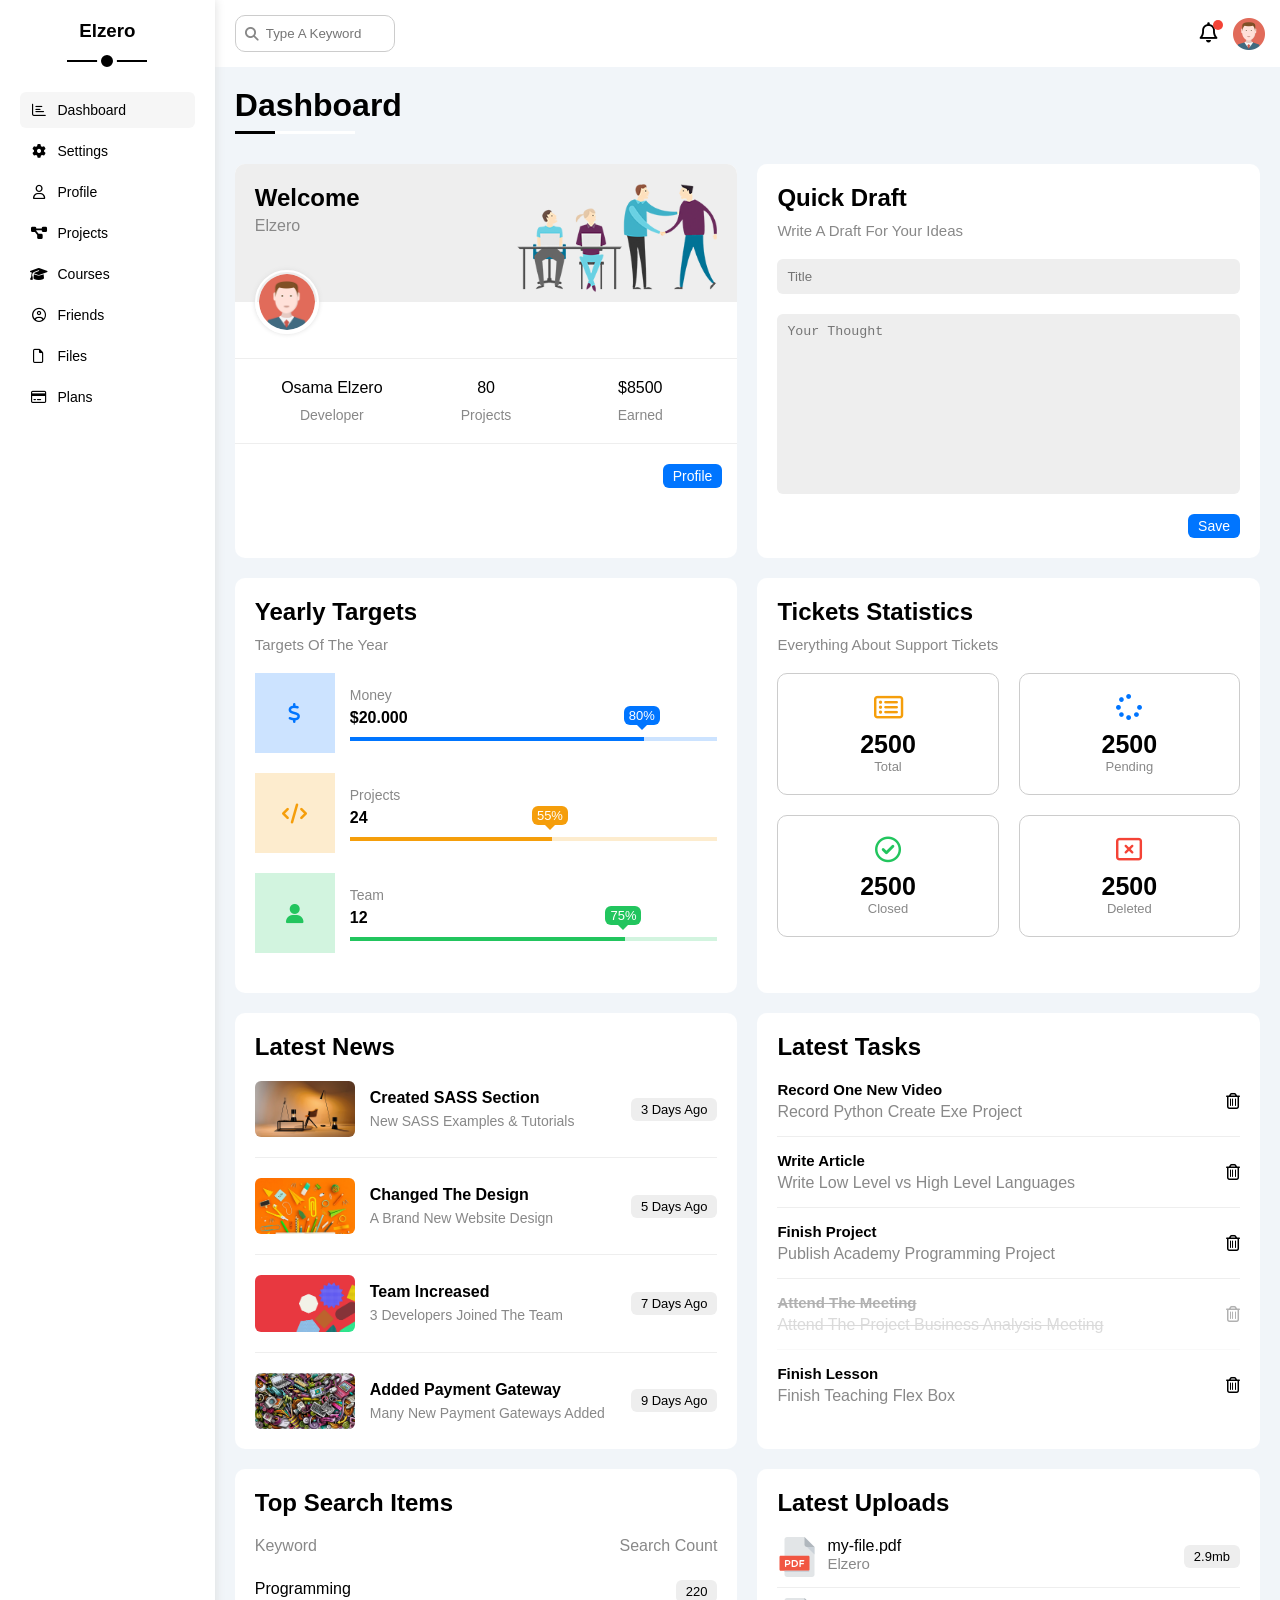
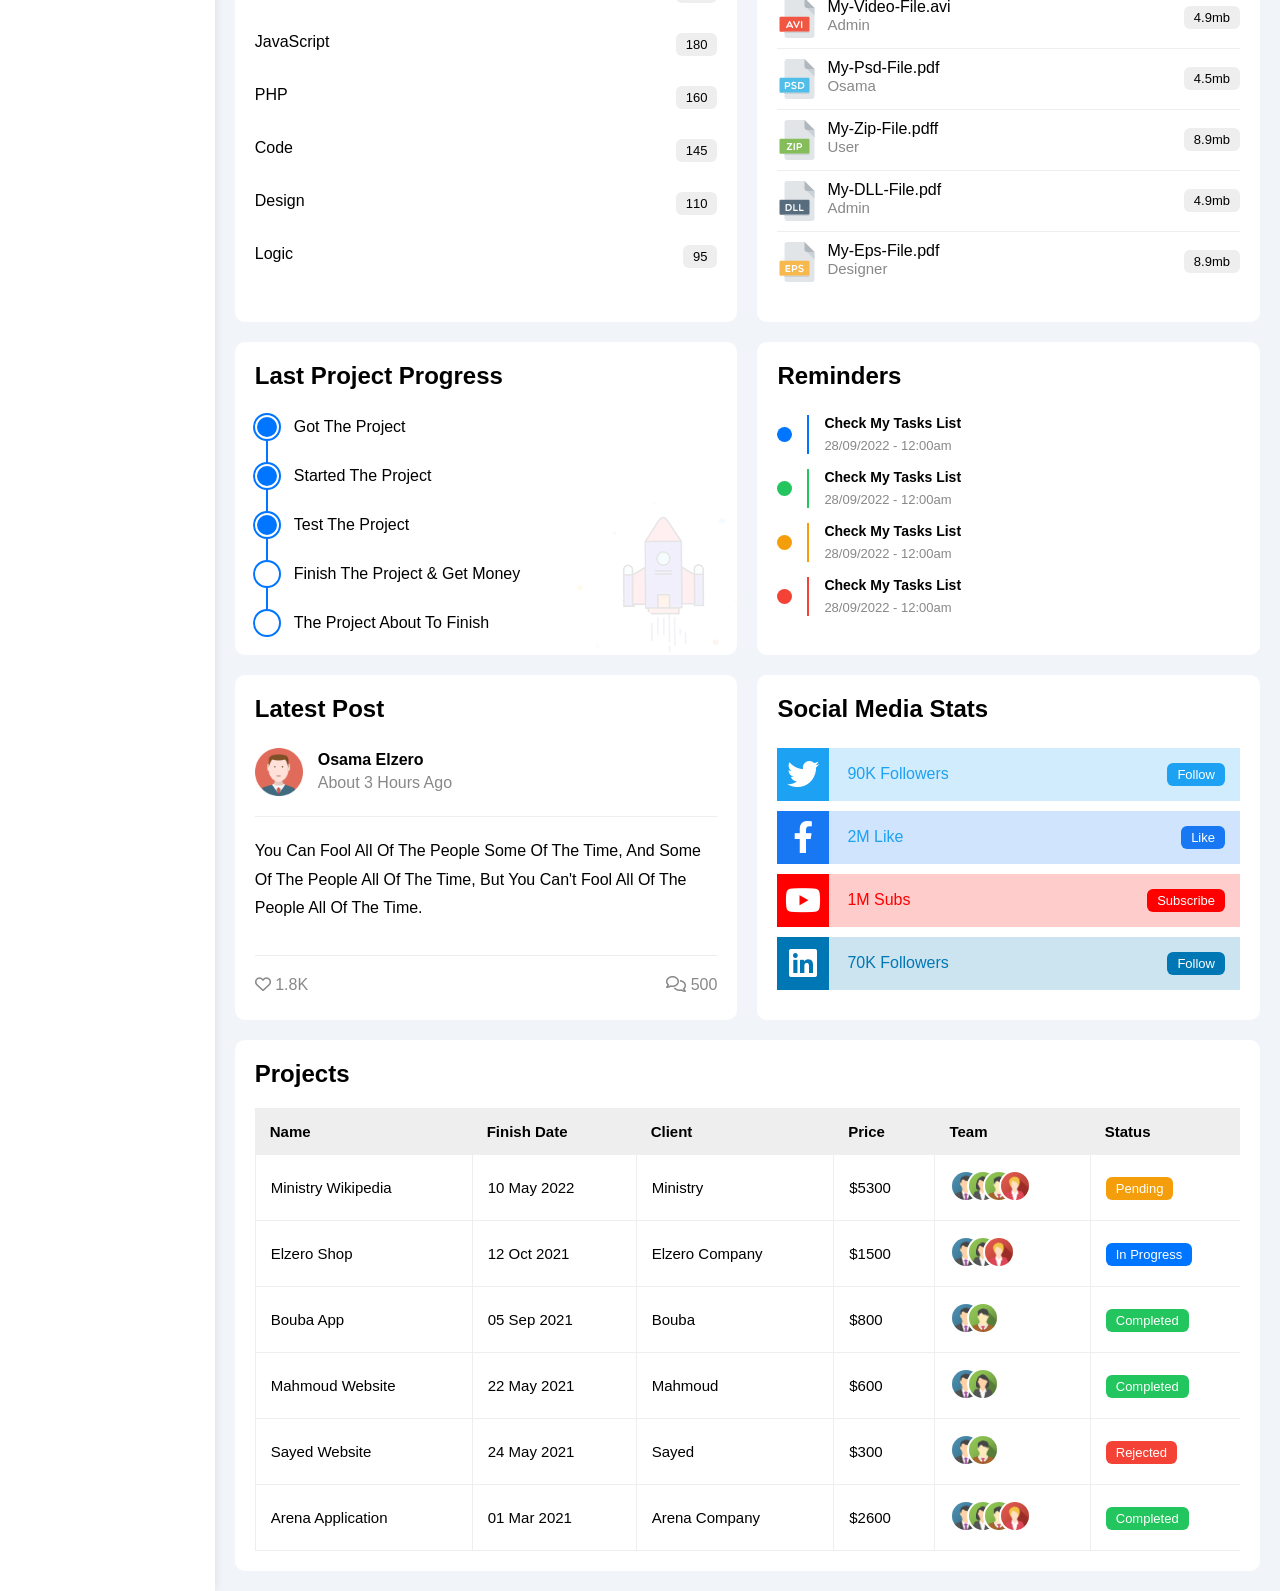
<file: index.html>
<!DOCTYPE html>
<html lang="en">
<head>
    <meta charset="UTF-8">
    <meta name="viewport" content="width=device-width, initial-scale=1.0">
    <link rel="stylesheet" href="css/all.min.css">
    <link rel="stylesheet" href="css/framework.css">
    <link rel="stylesheet" href="css/master.css">
    <link rel="preconnect" href="https://fonts.googleapis.com">
    <link rel="preconnect" href="https://fonts.gstatic.com" crossorigin>
    <link rel="stylesheet" href="https://fonts.googleapis.com/css2?family=Open+Sans:wght@300;500&display=swap">
    <title>Dashboard</title>
</head>
<body>
   <div class="page d-flex">
    <div class="sidebar bg-white p-20 p-relative">
        <h3 class="p-relative txt-c mt-0">Elzero</h3>
        <ul>
          <li>
            <a class="active d-flex align-center fs-14 c-black rad-6 p-10" href="index.html">
              <i class="fa-regular fa-chart-bar fa-fw"></i>
              <span>Dashboard</span>
            </a>
          </li>
          <li>
            <a class="d-flex align-center fs-14 c-black rad-6 p-10" href="settings.html">
              <i class="fa-solid fa-gear fa-fw"></i>
              <span>Settings</span>
            </a>
          </li>
          <li>
            <a class="d-flex align-center fs-14 c-black rad-6 p-10" href="profile.html">
              <i class="fa-regular fa-user fa-fw"></i>
              <span>Profile</span>
            </a>
          </li>
          <li>
            <a class="d-flex align-center fs-14 c-black rad-6 p-10" href="projects.html">
              <i class="fa-solid fa-diagram-project fa-fw"></i>
              <span>Projects</span>
            </a>
          </li>
          <li>
            <a class="d-flex align-center fs-14 c-black rad-6 p-10" href="courses.html">
              <i class="fa-solid fa-graduation-cap fa-fw"></i>
              <span>Courses</span>
            </a>
          </li>
          <li>
            <a class="d-flex align-center fs-14 c-black rad-6 p-10" href="friends.html">
              <i class="fa-regular fa-circle-user fa-fw"></i>
              <span>Friends</span>
            </a>
          </li>
          <li>
            <a class="d-flex align-center fs-14 c-black rad-6 p-10" href="files.html">
              <i class="fa-regular fa-file fa-fw"></i>
              <span>Files</span>
            </a>
          </li>
          <li>
            <a class="d-flex align-center fs-14 c-black rad-6 p-10" href="plans.html">
              <i class="fa-regular fa-credit-card fa-fw"></i>
              <span>Plans</span>
            </a>
          </li>
        </ul>
    </div>
    <div class="content w-full ">
        <!--  Start Head  -->
          <div class="head bg-white p-15 between-flex">
            <div class="search p-relative">
                <input class="p-10" type="search" placeholder="Type A Keyword">
            </div>
            <div class="icons d-flex align-center">
                <span class="notification p-relative">
                    <i class="fa-regular fa-bell fa-lg"></i>
                </span>
                <img src="imgs/avatar.png" alt="">
            </div>
          </div>
          <!--  End Head  -->
            <h1 class="p-relative">Dashboard</h1>
            <div class="wrapper d-grid gap-20">
                <!--  Start Welcome Widget  -->
                <div class="welcome bg-white rad-10 txt-c-mobile block-mobile">
                    <div class="intro d-flex space-between p-20 bg-eee">
                        <div>
                            <h2 class="m-0">Welcome</h2>
                            <p class="c-grey mt-5">Elzero</p>
                        </div>
                        <img class="hide-in-mobile" src="imgs/welcome.png" alt="">
                    </div>
                    <img src="imgs/avatar.png" alt="" class="avatar">
                    <div class="body d-flex txt-c p-20 mt-20 mb-20 block-mobile">
                        <div>Osama Elzero<span class="d-block c-grey fs-14 mt-10">Developer</span></div>
                        <div>80<span class="d-block c-grey fs-14 mt-10">Projects</span></div>
                        <div>$8500<span class="d-block c-grey fs-14 mt-10">Earned</span></div>
                    </div>
                    <a href="porfile.html" class="visit d-block bg-blue c-white w-fit fs-14 btn-shape ">Profile</a>
                </div>
                <!--  End Welcome Widget  -->
                  <!--  Start Quick Draft Widget  -->
                    <div class="quick-draft bg-white p-20 rad-10">
                        <h2 class="mt-0 mb-10">Quick Draft</h2>
                        <p class="mt-0 mb-20 c-grey fs-15">Write A Draft For Your Ideas</p>
                        <form>
                            <input class="d-block mb-20 w-full b-none bg-eee p-10 rad-6" type="text" placeholder="Title">
                            <textarea class="d-block mb-20 w-full b-none bg-eee p-10 rad-6" placeholder="Your Thought"></textarea>
                            <input class="save d-block b-none bg-blue c-white fs-14 w-fit btn-shape " type="submit" value="Save">
                        </form>
                    </div>
                     <!--  End Quick Draft Widget  -->
                        <!--  Start Targets Widget  -->
                          <div class="targets bg-white p-20 rad-10">
                            <h2 class="mt-0 mb-10">Yearly Targets</h2>
                            <p class="mt-0 mb-20 c-grey fs-15">Targets Of The Year</p>
                            <div class="targets-row mb-20 center-flex blue ">
                                <div class="icon center-flex"> 
                                    <i class="fa-solid fa-dollar-sign fa-lg c-blue"></i>
                                </div>
                                <div class="details">
                                    <span class="fs-14 c-grey">Money</span>
                                    <span class=" d-block fw-bold mt-5 mb-10">$20.000</span>
                                    <div class="progress p-relative">
                                        <span class="bg-blue blue" style="width: 80%;">
                                            <span class="bg-blue c-white rad-6">80%</span>
                                        </span>
                                    </div>
                                </div>

                            </div>
                             <div class="targets-row mb-20 center-flex orange ">
                                <div class="icon center-flex"> 
                                    <i class="fa-solid fa-code fa-lg c-orange"></i>
                                </div>
                                <div class="details">
                                    <span class="fs-14 c-grey">Projects</span>
                                    <span class="d-block fw-bold mt-5 mb-10">24</span>
                                    <div class="progress p-relative">
                                        <span class="bg-orange orange" style="width: 55%;">
                                            <span class="bg-orange c-white rad-6">55%</span>
                                        </span>
                                    </div>
                                </div>

                            </div>
                             <div class="targets-row mb-20 center-flex green ">
                                <div class="icon center-flex"> 
                                    <i class="fa-solid fa-user fa-lg c-green"></i>
                                </div>
                                <div class="details">
                                    <span class="fs-14 c-grey">Team</span>
                                    <span class=" d-block fw-bold mt-5 mb-10">12</span>
                                    <div class="progress p-relative">
                                        <span class="bg-green green" style="width: 75%;">
                                            <span class="bg-green c-white rad-6">75%</span>
                                        </span>
                                    </div>
                                </div>

                            </div>
                          </div>
                          <!--  End Targets Widget  -->
                            <!--  Start Ticket Widget  -->
                              <div class="tickets bg-white p-20 rad-10">
                                <h2 class="mt-0 mb-10">Tickets Statistics</h2>
                                <p class=" mt-0 mb-20 c-grey fs-15">Everything About Support Tickets</p>
                                <div class="d-flex gap-20 f-wrap txt-c">
                                    <div class="box c-grey fs-13 p-20 rad-10">
                                        <i class="fa-regular fa-rectangle-list fa-2x mb-10 c-orange"></i>
                                        <span class=" d-block c-black fw-bold fs-25">2500</span>
                                        Total
                                    </div>
                                     <div class="box c-grey fs-13 p-20 rad-10">
                                        <i class="fa-solid fa-spinner fa-2x mb-10 c-blue"></i>
                                        <span class=" d-block c-black fw-bold fs-25">2500</span>
                                        Pending
                                    </div>
                                     <div class="box c-grey fs-13 p-20 rad-10">
                                        <i class="fa-regular fa-circle-check fa-2x mb-10 c-green"></i>
                                        <span class=" d-block c-black fw-bold fs-25">2500</span>
                                        Closed
                                    </div>
                                     <div class="box c-grey fs-13 p-20 rad-10">
                                        <i class="fa-regular fa-rectangle-xmark fa-2x mb-10 c-red"></i>
                                        <span class=" d-block c-black fw-bold fs-25">2500</span>
                                        Deleted
                                    </div>

                                </div>
                              </div>
                              <!--  End Ticket Widget  -->
                                 <!--  Start Latest News Widget  -->
                                   <div class="latest-news bg-white p-20 rad-10 txt-c-mobile">
                                    <h2 class="mt-0 mb-20">Latest News</h2>
                                    <div class="news-row d-flex align-center">
                                        <img src="imgs/news-01.png" alt="">
                                        <div class="info">
                                            <h3>Created SASS Section</h3>
                                            <p class="m-0 c-grey fs-14">New SASS Examples & Tutorials</p>
                                        </div>
                                        <div class="label btn-shape bg-eee fs-13">3 Days Ago</div>
                                    </div>
                                     <div class="news-row d-flex align-center">
                                        <img src="imgs/news-02.png" alt="">
                                        <div class="info">
                                            <h3>Changed The Design</h3>
                                            <p class="m-0 c-grey fs-14">A Brand New Website Design</p>
                                        </div>
                                        <div class="label btn-shape bg-eee fs-13">5 Days Ago</div>
                                    </div>
                                     <div class="news-row d-flex align-center">
                                        <img src="imgs/news-03.png" alt="">
                                        <div class="info">
                                            <h3>Team Increased</h3>
                                            <p class="m-0 c-grey fs-14">3 Developers Joined The Team</p>
                                        </div>
                                        <div class="label btn-shape bg-eee fs-13">7 Days Ago</div>
                                    </div>
                                     <div class="news-row d-flex align-center">
                                        <img src="imgs/news-04.png" alt="">
                                        <div class="info">
                                            <h3>Added Payment Gateway</h3>
                                            <p class="m-0 c-grey fs-14">Many New Payment Gateways Added</p>
                                        </div>
                                        <div class="label btn-shape bg-eee fs-13">9 Days Ago</div>
                                    </div>

                                   </div>
                                    <!--  End Latest News Widget  -->
                                      <!--  Start Latest Tasks Widget  -->
                                        <div class="tasks bg-white p-20 rad-10">
                                            <h2 class="mt-0 mb-20">Latest Tasks</h2>
                                            <div class="task-row between-flex">
                                                <div class="info">
                                                    <h3 class="mt-0 mb-5 fs-15">Record One New Video</h3>
                                                    <p class="m-0 c-grey">Record Python Create Exe Project</p>

                                                </div>
                                                <i class="fa-regular fa-trash-can delete"></i>
                                            </div>
                                               <div class="task-row between-flex">
                                                <div class="info">
                                                    <h3 class="mt-0 mb-5 fs-15">Write Article</h3>
                                                    <p class="m-0 c-grey">Write Low Level vs High Level Languages</p>

                                                </div>
                                                <i class="fa-regular fa-trash-can delete"></i>
                                            </div>
                                               <div class="task-row between-flex">
                                                <div class="info">
                                                    <h3 class="mt-0 mb-5 fs-15">Finish Project</h3>
                                                    <p class="m-0 c-grey">Publish Academy Programming Project</p>

                                                </div>
                                                <i class="fa-regular fa-trash-can delete"></i>
                                            </div>
                                               <div class="task-row between-flex done">
                                                <div class="info">
                                                    <h3 class="mt-0 mb-5 fs-15">Attend The Meeting</h3>
                                                    <p class="m-0 c-grey">Attend The Project Business Analysis Meeting</p>

                                                </div>
                                                <i class="fa-regular fa-trash-can delete"></i>
                                            </div>
                                               <div class="task-row between-flex">
                                                <div class="info">
                                                    <h3 class="mt-0 mb-5 fs-15">Finish Lesson</h3>
                                                    <p class="m-0 c-grey">Finish Teaching Flex Box</p>

                                                </div>
                                                <i class="fa-regular fa-trash-can delete"></i>
                                            </div>
                                        </div>
                                        <!--  End Latest Tasks Widget  -->
                                          <!--  Start Top Search Word Widget  -->
                                            <div class="search-items bg-white p-20 rad-10">
                                                <h2 class="mt-0 mb-20">Top Search Items</h2>
                                                <div class="items-head d-flex space-between c-grey mb-10">
                                                    <div>Keyword</div>
                                                    <div>Search Count</div>
                                                </div>
                                                <div class="items d-flex space-between pt-15 pb-15">
                                                    <span>Programming</span>
                                                    <span class="bg-eee fs-13 btn-shape">220</span>
                                                </div>
                                                 <div class="items d-flex space-between pt-15 pb-15">
                                                    <span>JavaScript</span>
                                                    <span class="bg-eee fs-13 btn-shape">180</span>
                                                </div>
                                                 <div class="items d-flex space-between pt-15 pb-15">
                                                    <span>PHP</span>
                                                    <span class="bg-eee fs-13 btn-shape">160</span>
                                                </div>
                                                 <div class="items d-flex space-between pt-15 pb-15">
                                                    <span>Code</span>
                                                    <span class="bg-eee fs-13 btn-shape">145</span>
                                                </div>
                                                 <div class="items d-flex space-between pt-15 pb-15">
                                                    <span>Design</span>
                                                    <span class="bg-eee fs-13 btn-shape">110</span>
                                                </div>
                                                 <div class="items d-flex space-between pt-15 pb-15">
                                                    <span>Logic</span>
                                                    <span class="bg-eee fs-13 btn-shape">95</span>
                                                </div>
                                            </div>
                                            <!--  End Top Search Word Widget  -->
                                               <!--  Start Latest Uploads Widget  -->
                                                 <div class="latest-uploads bg-white p-20 rad-10">
                                                    <h2 class="mt-0 mb-20">Latest Uploads</h2>
                                                    <ul class="m-0">
                                                        <li class="between-flex pb-10 mb-10">
                                                            <div class="d-flex">
                                                                <img class="mr-10" src="imgs/pdf.svg" alt="">
                                                                <div>
                                                                    <span class="d-block">my-file.pdf</span>
                                                                    <span class="fs-15 c-grey">Elzero</span>
                                                                </div>
                                                            </div>
                                                            <div class="bg-eee btn-shape fs-13">2.9mb</div>
                                                        </li>
                                                         <li class="between-flex pb-10 mb-10">
                                                            <div class="d-flex">
                                                                <img class="mr-10" src="imgs/avi.svg" alt="">
                                                                <div>
                                                                    <span class="d-block">My-Video-File.avi</span>
                                                                    <span class="fs-15 c-grey">Admin</span>
                                                                </div>
                                                            </div>
                                                            <div class="bg-eee btn-shape fs-13">4.9mb</div>
                                                        </li>
                                                         <li class="between-flex pb-10 mb-10">
                                                            <div class="d-flex">
                                                                <img class="mr-10" src="imgs/psd.svg" alt="">
                                                                <div>
                                                                    <span class="d-block">My-Psd-File.pdf</span>
                                                                    <span class="fs-15 c-grey">Osama</span>
                                                                </div>
                                                            </div>
                                                            <div class="bg-eee btn-shape fs-13">4.5mb</div>
                                                        </li>
                                                         <li class="between-flex pb-10 mb-10">
                                                            <div class="d-flex">
                                                                <img class="mr-10" src="imgs/zip.svg" alt="">
                                                                <div>
                                                                    <span class="d-block">My-Zip-File.pdff</span>
                                                                    <span class="fs-15 c-grey">User</span>
                                                                </div>
                                                            </div>
                                                            <div class="bg-eee btn-shape fs-13">8.9mb</div>
                                                        </li>
                                                         <li class="between-flex pb-10 mb-10">
                                                            <div class="d-flex">
                                                                <img class="mr-10" src="imgs/dll.svg" alt="">
                                                                <div>
                                                                    <span class="d-block">My-DLL-File.pdf</span>
                                                                    <span class="fs-15 c-grey">Admin</span>
                                                                </div>
                                                            </div>
                                                            <div class="bg-eee btn-shape fs-13">4.9mb</div>
                                                        </li>
                                                         <li class="between-flex pb-10 mb-10">
                                                            <div class="d-flex">
                                                                <img class="mr-10" src="imgs/eps.svg" alt="">
                                                                <div>
                                                                    <span class="d-block">My-Eps-File.pdf</span>
                                                                    <span class="fs-15 c-grey">Designer</span>
                                                                </div>
                                                            </div>
                                                            <div class="bg-eee btn-shape fs-13">8.9mb</div>
                                                        </li>
                                                    </ul>

                                                 </div>
                                                 <!--  End Latest Uploads Widget  -->
                                                   <!--  Start Last Project Progress Widget  -->
                                                     <div class="last-project bg-white p-20 rad-10 p-relative">
                                                        <h2 class="mt-0 mb-20">Last Project Progress</h2>
                                                        <ul class="m-0 p-relative">
                                                            <li class="mt-25 d-flex align-center done">Got The Project</li>
                                                            <li class="mt-25 d-flex align-center done">Started The Project</li>
                                                            <li class="mt-25 d-flex align-center done">Test The Project</li>
                                                            <li class="mt-25 d-flex align-center current ">Finish The Project & Get Money</li>
                                                            <li class="mt-25 d-flex align-center">The Project About To Finish</li>
                                                        </ul>
                                                        <img class="launch-icon hide-in-mobile" src="imgs/project.png" alt="">
                                                     </div>
                                                     <!--  End Last Project Progress Widget  -->
                                                       <!--  Start Reminder Widget  -->
                                                         <div class="reminders bg-white p-20 rad-10 p-relative">
                                                            <h2 class="mt-0 mb-25">Reminders</h2>
                                                            <ul class="m-0">
                                                                <li class="d-flex align-center mt-15">
                                                                    <span class="key bg-blue mr-15 rad-half d-block"></span>
                                                                    <div class="pl-15 blue">
                                                                        <p class="fw-bold fs-14 mt-0 mb-5">Check My Tasks List</p>
                                                                        <span class="fs-13 c-grey">28/09/2022 - 12:00am</span>
                                                                    </div>
                                                                </li>
                                                                 <li class="d-flex align-center mt-15">
                                                                    <span class="key bg-green mr-15 rad-half d-block"></span>
                                                                    <div class="pl-15 green">
                                                                        <p class="fw-bold fs-14 mt-0 mb-5">Check My Tasks List</p>
                                                                        <span class="fs-13 c-grey">28/09/2022 - 12:00am</span>
                                                                    </div>
                                                                </li>
                                                                 <li class="d-flex align-center mt-15">
                                                                    <span class="key bg-orange mr-15 rad-half d-block"></span>
                                                                    <div class="pl-15 orange">
                                                                        <p class="fw-bold fs-14 mt-0 mb-5">Check My Tasks List</p>
                                                                        <span class="fs-13 c-grey">28/09/2022 - 12:00am</span>
                                                                    </div>
                                                                </li>
                                                                 <li class="d-flex align-center mt-15">
                                                                    <span class="key bg-red mr-15 rad-half d-block"></span>
                                                                    <div class="pl-15 red">
                                                                        <p class="fw-bold fs-14 mt-0 mb-5">Check My Tasks List</p>
                                                                        <span class="fs-13 c-grey">28/09/2022 - 12:00am</span>
                                                                    </div>
                                                                </li>
                                                            </ul>

                                                         </div>
                                                         <!--  End Reminder Widget  -->
                                                           <!--  Start Latest Post Widget  -->
                                                             <div class="latest-post bg-white p-20 rad-10 p-relative">
                                                                <h2 class="mt-0 mb-25">Latest Post</h2>
                                                                <div class="top d-flex align-center">
                                                                    <img class="avatar mr-15" src="imgs/avatar.png" alt="">
                                                                    <div>
                                                                        <span class="d-block mb-5 fw-bold">Osama Elzero</span>
                                                                        <span class="c-grey">About 3 Hours Ago</span>
                                                                    </div>
                                                                </div>
                                                                <div class="post-content txt-c-mobile pt-20 pb-20 mt-20 mb-20">
                                                                    You can fool all of the people some of the time,
                                                                     and some of the people all of the time, 
                                                                     but you can't fool all of the people all of the time.
                                                                </div>
                                                                <div class="post-stats between-flex c-grey">
                                                                    <div>
                                                                        <i class="fa-regular fa-heart"></i>
                                                                        <span>1.8K</span>
                                                                    </div>
                                                                    <div>
                                                                        <i class="fa-regular fa-comments"></i>
                                                                        <span>500</span>
                                                                    </div>

                                                                </div>
                                                             </div>
                                                             <!--  End Latest Post Widget  -->
                                                               <!--  Start Social Media Stats Widget  -->
                                                                 <div class="social-media bg-white p-20 rad-10 p-relative">
                                                                    <h2 class="mt-0 mb-25">Social Media Stats</h2>
                                                                    <div class="box twitter p-15 mb-10 p-relative between-flex">
                                                                        <i class="fa-brands fa-twitter fa-2x c-white h-full center-flex"></i>
                                                                        <span>90K Followers</span>
                                                                        <a class="c-white fs-13 btn-shape" href="#">Follow</a>
                                                                    </div>
                                                                    <div class="box facebook p-15 mb-10 p-relative between-flex">
                                                                        <i class="fa-brands fa-facebook-f fa-2x c-white h-full center-flex"></i>
                                                                        <span>2M Like</span>
                                                                        <a class="c-white fs-13 btn-shape" href="#">Like</a>
                                                                    </div>
                                                                    <div class="box youtube p-15 mb-10 p-relative between-flex">
                                                                        <i class="fa-brands fa-youtube fa-2x c-white h-full center-flex"></i>
                                                                        <span>1M Subs</span>
                                                                        <a class="c-white fs-13 btn-shape" href="#">Subscribe</a>
                                                                    </div>
                                                                    <div class="box LinkedIn p-15 mb-10 p-relative between-flex">
                                                                        <i class="fa-brands fa-linkedin fa-2x c-white h-full center-flex"></i>
                                                                        <span>70K Followers</span>
                                                                        <a class="c-white fs-13 btn-shape" href="#">Follow</a>
                                                                    </div>
                                                                 </div>
                                                                 <!--  End Social Media Stats Widget  -->
            </div>
            <!--  Start Projects Table  -->
              <div class="projects bg-white p-20 rad-10 m-20">
                <h2 class="mt-0 mb-20">Projects</h2>
                <div class="responsive-table">
                    <table class="w-full fs-15">
                        <thead>
                            <tr>
                                <td>Name</td>
                                <td>Finish Date</td>
                                <td>Client</td>
                                <td>Price</td>
                                <td>Team</td>
                                <td>Status</td>
                            </tr>
                        </thead>
                        <tbody>
                            <tr>
                                <td>Ministry Wikipedia</td>
                                <td>10 May 2022</td>
                                <td>Ministry</td>
                                <td>$5300</td>
                                <td>
                                    <img src="imgs/team-01.png" alt="">
                                    <img src="imgs/team-02.png" alt="">
                                    <img src="imgs/team-03.png" alt="">
                                    <img src="imgs/team-05.png" alt="">
                                </td>
                                <td>
                                    <span class="label fs-13 btn-shape bg-orange c-white">Pending</span>
                                </td>
                            </tr>
                            <tr>
                                <td>Elzero Shop</td>
                                <td>12 Oct 2021</td>
                                <td>Elzero Company</td>
                                <td>$1500</td>
                                <td>
                                    <img src="imgs/team-01.png" alt="">
                                    <img src="imgs/team-02.png" alt="">
                                    <img src="imgs/team-05.png" alt="">
                                </td>
                                <td>
                                    <span class="label fs-13 btn-shape bg-blue c-white">In Progress</span>
                                </td>
                            </tr>
                            <tr>
                                <td>Bouba App</td>
                                <td>05 Sep 2021</td>
                                <td>Bouba</td>
                                <td>$800</td>
                                <td>
                                    <img src="imgs/team-01.png" alt="">
                                    <img src="imgs/team-03.png" alt="">
                                </td>
                                <td>
                                    <span class="label fs-13 btn-shape bg-green c-white">Completed</span>
                                </td>
                            </tr>
                            <tr>
                                <td>Mahmoud Website</td>
                                <td>22 May 2021</td>
                                <td>Mahmoud</td>
                                <td>$600</td>
                                <td>
                                    <img src="imgs/team-01.png" alt="">
                                    <img src="imgs/team-02.png" alt="">
                                </td>
                                <td>
                                    <span class="label fs-13 btn-shape bg-green c-white">Completed</span>
                                </td>
                            </tr>
                            <tr>
                                <td>Sayed Website</td>
                                <td>24 May 2021</td>
                                <td>Sayed</td>
                                <td>$300</td>
                                <td>
                                    <img src="imgs/team-01.png" alt="">
                                    <img src="imgs/team-03.png" alt="">
                                </td>
                                <td>
                                    <span class="label fs-13 btn-shape bg-red c-white">Rejected</span>
                                </td>
                            </tr>
                             <tr>
                                <td>Arena Application</td>
                                <td>01 Mar 2021</td>
                                <td>Arena Company</td>
                                <td>$2600</td>
                                <td>
                                    <img src="imgs/team-01.png" alt="">
                                    <img src="imgs/team-02.png" alt="">
                                    <img src="imgs/team-03.png" alt="">
                                    <img src="imgs/team-05.png" alt="">
                                </td>
                                <td>
                                    <span class="label fs-13 btn-shape bg-green c-white">Completed</span>
                                </td>
                            </tr>
                        </tbody>
                    </table>
                </div>
              </div>

              <!--  End Projects Table  -->
    </div>
   </div>
</body>
</html>
</file>
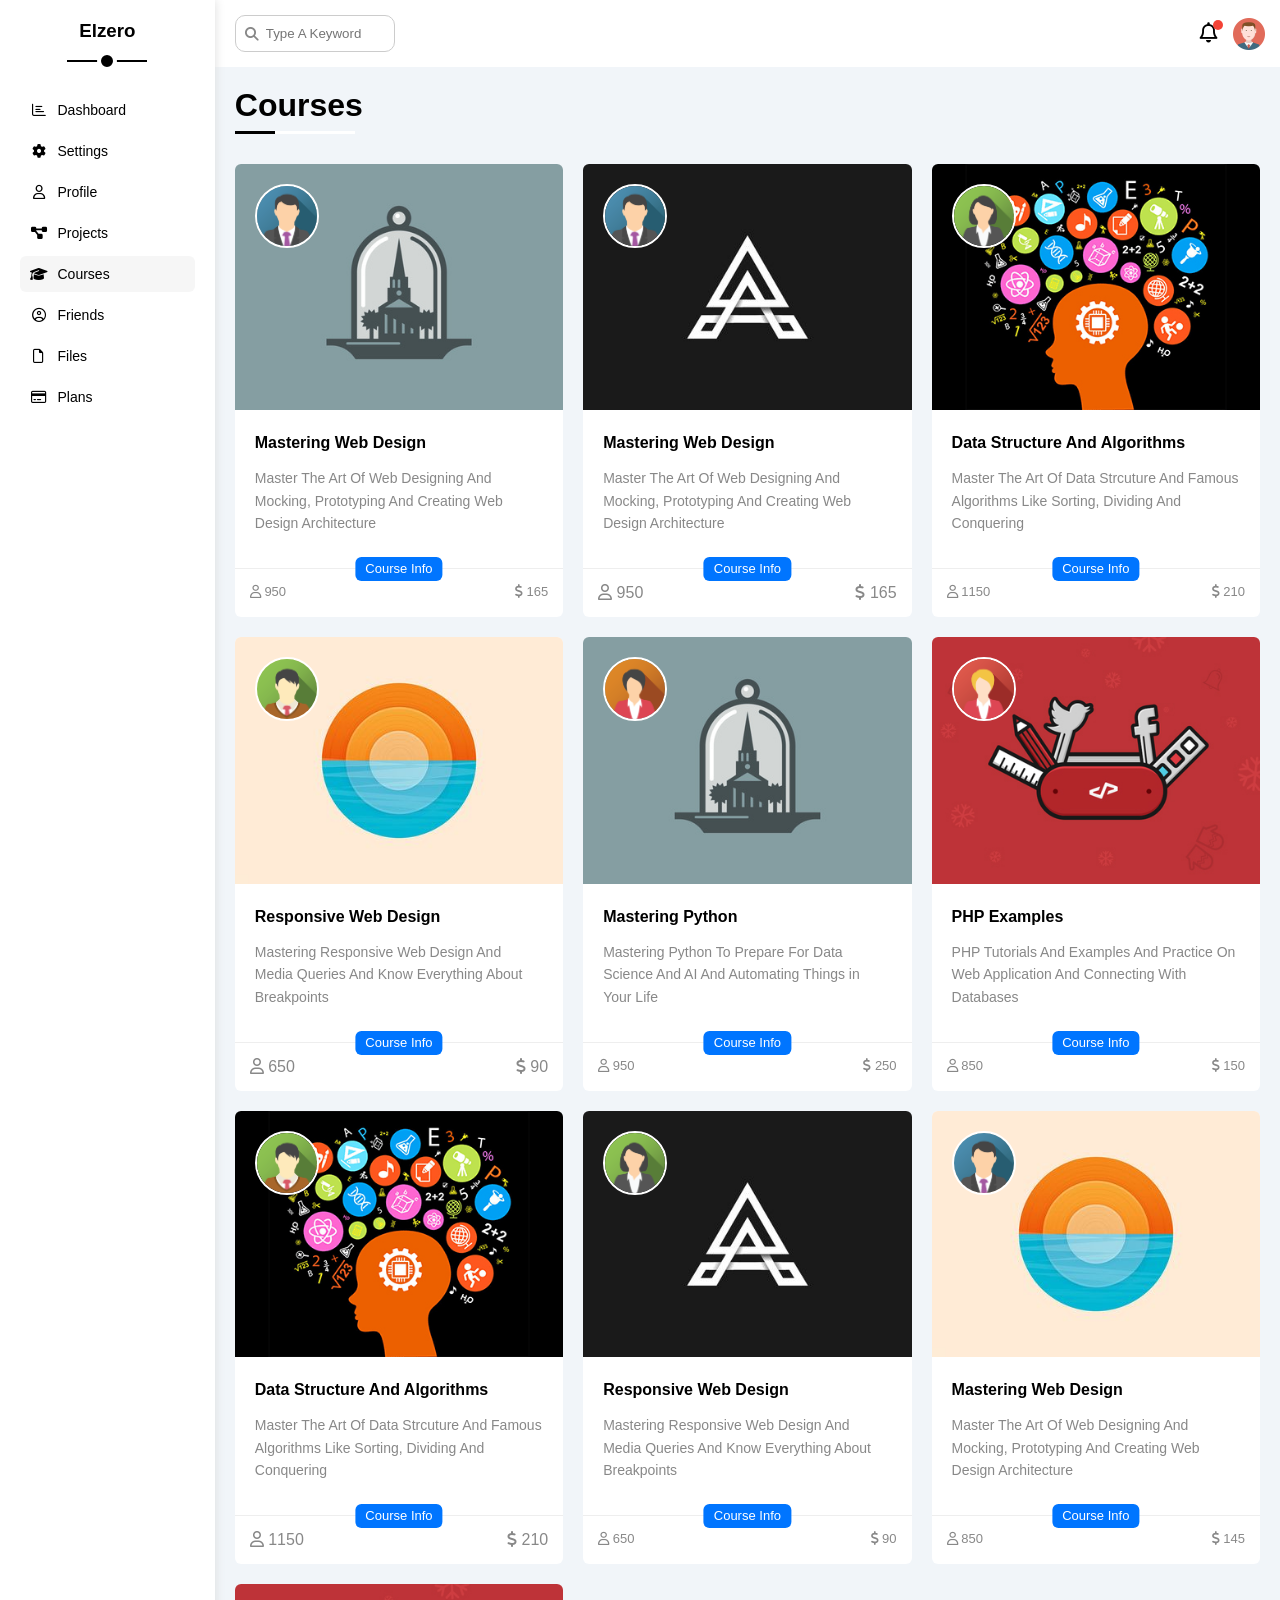
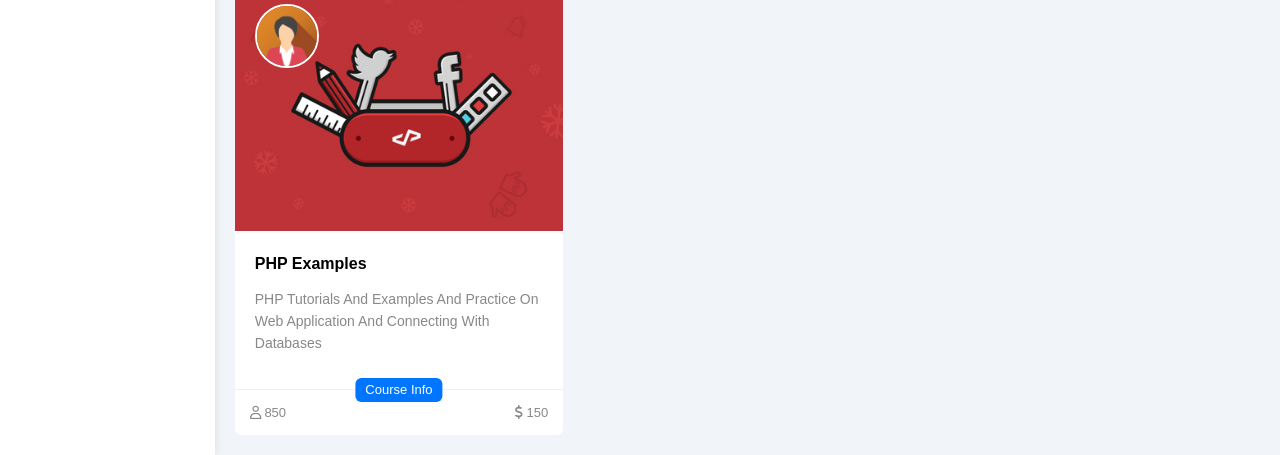
<file: courses.html>
<!DOCTYPE html>
<html lang="en">
<head>
    <meta charset="UTF-8">
    <meta name="viewport" content="width=device-width, initial-scale=1.0">
    <link rel="stylesheet" href="css/all.min.css">
    <link rel="stylesheet" href="css/framework.css">
    <link rel="stylesheet" href="css/master.css">
    <link rel="preconnect" href="https://fonts.googleapis.com">
    <link rel="preconnect" href="https://fonts.gstatic.com" crossorigin>
    <link rel="stylesheet" href="https://fonts.googleapis.com/css2?family=Open+Sans:wght@300;500&display=swap">
    <title>Courses</title>
</head>
<body>
   <div class="page d-flex">
    <div class="sidebar bg-white p-20 p-relative">
        <h3 class="p-relative txt-c mt-0">Elzero</h3>
        <ul>
          <li>
            <a class="d-flex align-center fs-14 c-black rad-6 p-10" href="index.html">
              <i class="fa-regular fa-chart-bar fa-fw"></i>
              <span>Dashboard</span>
            </a>
          </li>
          <li>
            <a class="d-flex align-center fs-14 c-black rad-6 p-10" href="settings.html">
              <i class="fa-solid fa-gear fa-fw"></i>
              <span>Settings</span>
            </a>
          </li>
          <li>
            <a class="d-flex align-center fs-14 c-black rad-6 p-10" href="profile.html">
              <i class="fa-regular fa-user fa-fw"></i>
              <span>Profile</span>
            </a>
          </li>
          <li>
            <a class="d-flex align-center fs-14 c-black rad-6 p-10" href="projects.html">
              <i class="fa-solid fa-diagram-project fa-fw"></i>
              <span>Projects</span>
            </a>
          </li>
          <li>
            <a class="active d-flex align-center fs-14 c-black rad-6 p-10" href="courses.html">
              <i class="fa-solid fa-graduation-cap fa-fw"></i>
              <span>Courses</span>
            </a>
          </li>
          <li>
            <a class="d-flex align-center fs-14 c-black rad-6 p-10" href="friends.html">
              <i class="fa-regular fa-circle-user fa-fw"></i>
              <span>Friends</span>
            </a>
          </li>
          <li>
            <a class="d-flex align-center fs-14 c-black rad-6 p-10" href="files.html">
              <i class="fa-regular fa-file fa-fw"></i>
              <span>Files</span>
            </a>
          </li>
          <li>
            <a class="d-flex align-center fs-14 c-black rad-6 p-10" href="plans.html">
              <i class="fa-regular fa-credit-card fa-fw"></i>
              <span>Plans</span>
            </a>
          </li>
        </ul>
    </div>
    <div class="content w-full ">
        <!--  Start Head  -->
          <div class="head bg-white p-15 between-flex">
            <div class="search p-relative">
                <input class="p-10" type="search" placeholder="Type A Keyword">
            </div>
            <div class="icons d-flex align-center">
                <span class="notification p-relative">
                    <i class="fa-regular fa-bell fa-lg"></i>
                </span>
                <img src="imgs/avatar.png" alt="">
            </div>
          </div>
          <!--  End Head  -->
            <h1 class="p-relative">Courses</h1>
            <div class="courses-page d-grid gap-20 m-20">
                <div class="course bg-white rad-6 p-relative">
                    <img class="cover" src="imgs/course-04.jpg" alt="">
                    <img class="instructor" src="imgs/team-01.png" alt="">
                    <div class="p-20">
                        <h4 class="m-0">Mastering Web Design</h4>
                        <p class="description mt-15 c-grey fs-14">Master The Art Of Web Designing And Mocking, Prototyping And Creating Web Design Architecture</p>
                    </div>
                    <div class="info p-relative between-flex p-15 fs-13">
                        <span class="title bg-blue c-white btn-shape fs-13">Course Info</span>
                        <span class="c-grey">
                            <i class="fa-regular fa-user"></i>
                            950
                        </span>
                        <span class="c-grey">
                            <i class="fa-solid fa-dollar-sign"></i>
                            165
                        </span>
                    </div>
                </div>
                   <div class="course bg-white rad-6 p-relative">
                    <img class="cover" src="imgs/course-01.jpg" alt="">
                    <img class="instructor" src="imgs/team-01.png" alt="">
                    <div class="p-20">
                        <h4 class="m-0">Mastering Web Design</h4>
                        <p class="description mt-15 c-grey fs-14">Master The Art Of Web Designing And Mocking, Prototyping And Creating Web Design Architecture</p>
                    </div>
                    <div class="info p-relative between-flex p-15">
                        <span class="title bg-blue c-white btn-shape fs-13">Course Info</span>
                        <span class="c-grey">
                            <i class="fa-regular fa-user"></i>
                            950
                        </span>
                        <span class="c-grey">
                            <i class="fa-solid fa-dollar-sign"></i>
                            165
                        </span>
                    </div>
                </div>
                   <div class="course bg-white rad-6 p-relative">
                    <img class="cover" src="imgs/course-02.jpg" alt="">
                    <img class="instructor" src="imgs/team-02.png" alt="">
                    <div class="p-20">
                        <h4 class="m-0">Data Structure And Algorithms</h4>
                        <p class="description mt-15 c-grey fs-14">Master The Art Of Data Strcuture And Famous Algorithms Like Sorting, Dividing And Conquering</p>
                    </div>
                    <div class="info p-relative between-flex p-15 fs-13">
                        <span class="title bg-blue c-white btn-shape fs-13">Course Info</span>
                        <span class="c-grey">
                            <i class="fa-regular fa-user"></i>
                            1150
                        </span>
                        <span class="c-grey">
                            <i class="fa-solid fa-dollar-sign"></i>
                            210
                        </span>
                    </div>
                </div>
                   <div class="course bg-white rad-6 p-relative">
                    <img class="cover" src="imgs/course-03.jpg" alt="">
                    <img class="instructor" src="imgs/team-03.png" alt="">
                    <div class="p-20">
                        <h4 class="m-0">Responsive Web Design</h4>
                        <p class="description mt-15 c-grey fs-14">Mastering Responsive Web Design And Media Queries And Know Everything About Breakpoints</p>
                    </div>
                    <div class="info p-relative between-flex p-15">
                        <span class="title bg-blue c-white btn-shape fs-13">Course Info</span>
                        <span class="c-grey">
                            <i class="fa-regular fa-user"></i>
                            650
                        </span>
                        <span class="c-grey">
                            <i class="fa-solid fa-dollar-sign"></i>
                            90
                        </span>
                    </div>
                </div>
                   <div class="course bg-white rad-6 p-relative">
                    <img class="cover" src="imgs/course-04.jpg" alt="">
                    <img class="instructor" src="imgs/team-04.png" alt="">
                    <div class="p-20">
                        <h4 class="m-0">Mastering Python</h4>
                        <p class="description mt-15 c-grey fs-14">Mastering Python To Prepare For Data Science And AI And Automating Things in Your Life</p>
                    </div>
                    <div class="info p-relative between-flex p-15 fs-13">
                        <span class="title bg-blue c-white btn-shape fs-13">Course Info</span>
                        <span class="c-grey">
                            <i class="fa-regular fa-user"></i>
                            950
                        </span>
                        <span class="c-grey">
                            <i class="fa-solid fa-dollar-sign"></i>
                            250
                        </span>
                    </div>
                </div>
                   <div class="course bg-white rad-6 p-relative">
                    <img class="cover" src="imgs/course-05.jpg" alt="">
                    <img class="instructor" src="imgs/team-05.png" alt="">
                    <div class="p-20">
                        <h4 class="m-0">PHP Examples</h4>
                        <p class="description mt-15 c-grey fs-14">PHP Tutorials And Examples And Practice On Web Application And Connecting With Databases</p>
                    </div>
                    <div class="info p-relative between-flex p-15 fs-13">
                        <span class="title bg-blue c-white btn-shape fs-13">Course Info</span>
                        <span class="c-grey">
                            <i class="fa-regular fa-user"></i>
                            850
                        </span>
                        <span class="c-grey">
                            <i class="fa-solid fa-dollar-sign"></i>
                            150
                        </span>
                    </div>
                </div>
                   <div class="course bg-white rad-6 p-relative">
                    <img class="cover" src="imgs/course-02.jpg" alt="">
                    <img class="instructor" src="imgs/team-03.png" alt="">
                    <div class="p-20">
                        <h4 class="m-0">Data Structure And Algorithms</h4>
                        <p class="description mt-15 c-grey fs-14">Master The Art Of Data Strcuture And Famous Algorithms Like Sorting, Dividing And Conquering</p>
                    </div>
                    <div class="info p-relative between-flex p-15">
                        <span class="title bg-blue c-white btn-shape fs-13">Course Info</span>
                        <span class="c-grey">
                            <i class="fa-regular fa-user"></i>
                             1150
                        </span>
                        <span class="c-grey">
                            <i class="fa-solid fa-dollar-sign"></i>
                            210
                        </span>
                    </div>
                </div>
                   <div class="course bg-white rad-6 p-relative">
                    <img class="cover" src="imgs/course-01.jpg" alt="">
                    <img class="instructor" src="imgs/team-02.png" alt="">
                    <div class="p-20">
                        <h4 class="m-0">Responsive Web Design</h4>
                        <p class="description mt-15 c-grey fs-14">Mastering Responsive Web Design And Media Queries And Know Everything About Breakpoints</p>
                    </div>
                    <div class="info p-relative between-flex p-15 fs-13">
                        <span class="title bg-blue c-white btn-shape fs-13">Course Info</span>
                        <span class="c-grey">
                            <i class="fa-regular fa-user"></i>
                             650
                        </span>
                        <span class="c-grey">
                            <i class="fa-solid fa-dollar-sign"></i>
                            90
                        </span>
                    </div>
                </div>
                   <div class="course bg-white rad-6 p-relative">
                    <img class="cover" src="imgs/course-03.jpg" alt="">
                    <img class="instructor" src="imgs/team-01.png" alt="">
                    <div class="p-20">
                        <h4 class="m-0">Mastering Web Design</h4>
                        <p class="description mt-15 c-grey fs-14">Master The Art Of Web Designing And Mocking, Prototyping And Creating Web Design Architecture</p>
                    </div>
                    <div class="info p-relative between-flex p-15 fs-13">
                        <span class="title bg-blue c-white btn-shape fs-13">Course Info</span>
                        <span class="c-grey">
                            <i class="fa-regular fa-user"></i>
                            850
                        </span>
                        <span class="c-grey">
                            <i class="fa-solid fa-dollar-sign"></i>
                            145
                        </span>
                    </div>
                </div>
                  <div class="course bg-white rad-6 p-relative">
                    <img class="cover" src="imgs/course-05.jpg" alt="">
                    <img class="instructor" src="imgs/team-04.png" alt="">
                    <div class="p-20">
                        <h4 class="m-0">PHP Examples</h4>
                        <p class="description mt-15 c-grey fs-14">PHP Tutorials And Examples And Practice On Web Application And Connecting With Databases</p>
                    </div>
                    <div class="info p-relative between-flex p-15 fs-13">
                        <span class="title bg-blue c-white btn-shape fs-13">Course Info</span>
                        <span class="c-grey">
                            <i class="fa-regular fa-user"></i>
                            850
                        </span>
                        <span class="c-grey">
                            <i class="fa-solid fa-dollar-sign"></i>
                            150
                        </span>
                    </div>
                </div>
            </div>
            </div>
            </div>
</file>
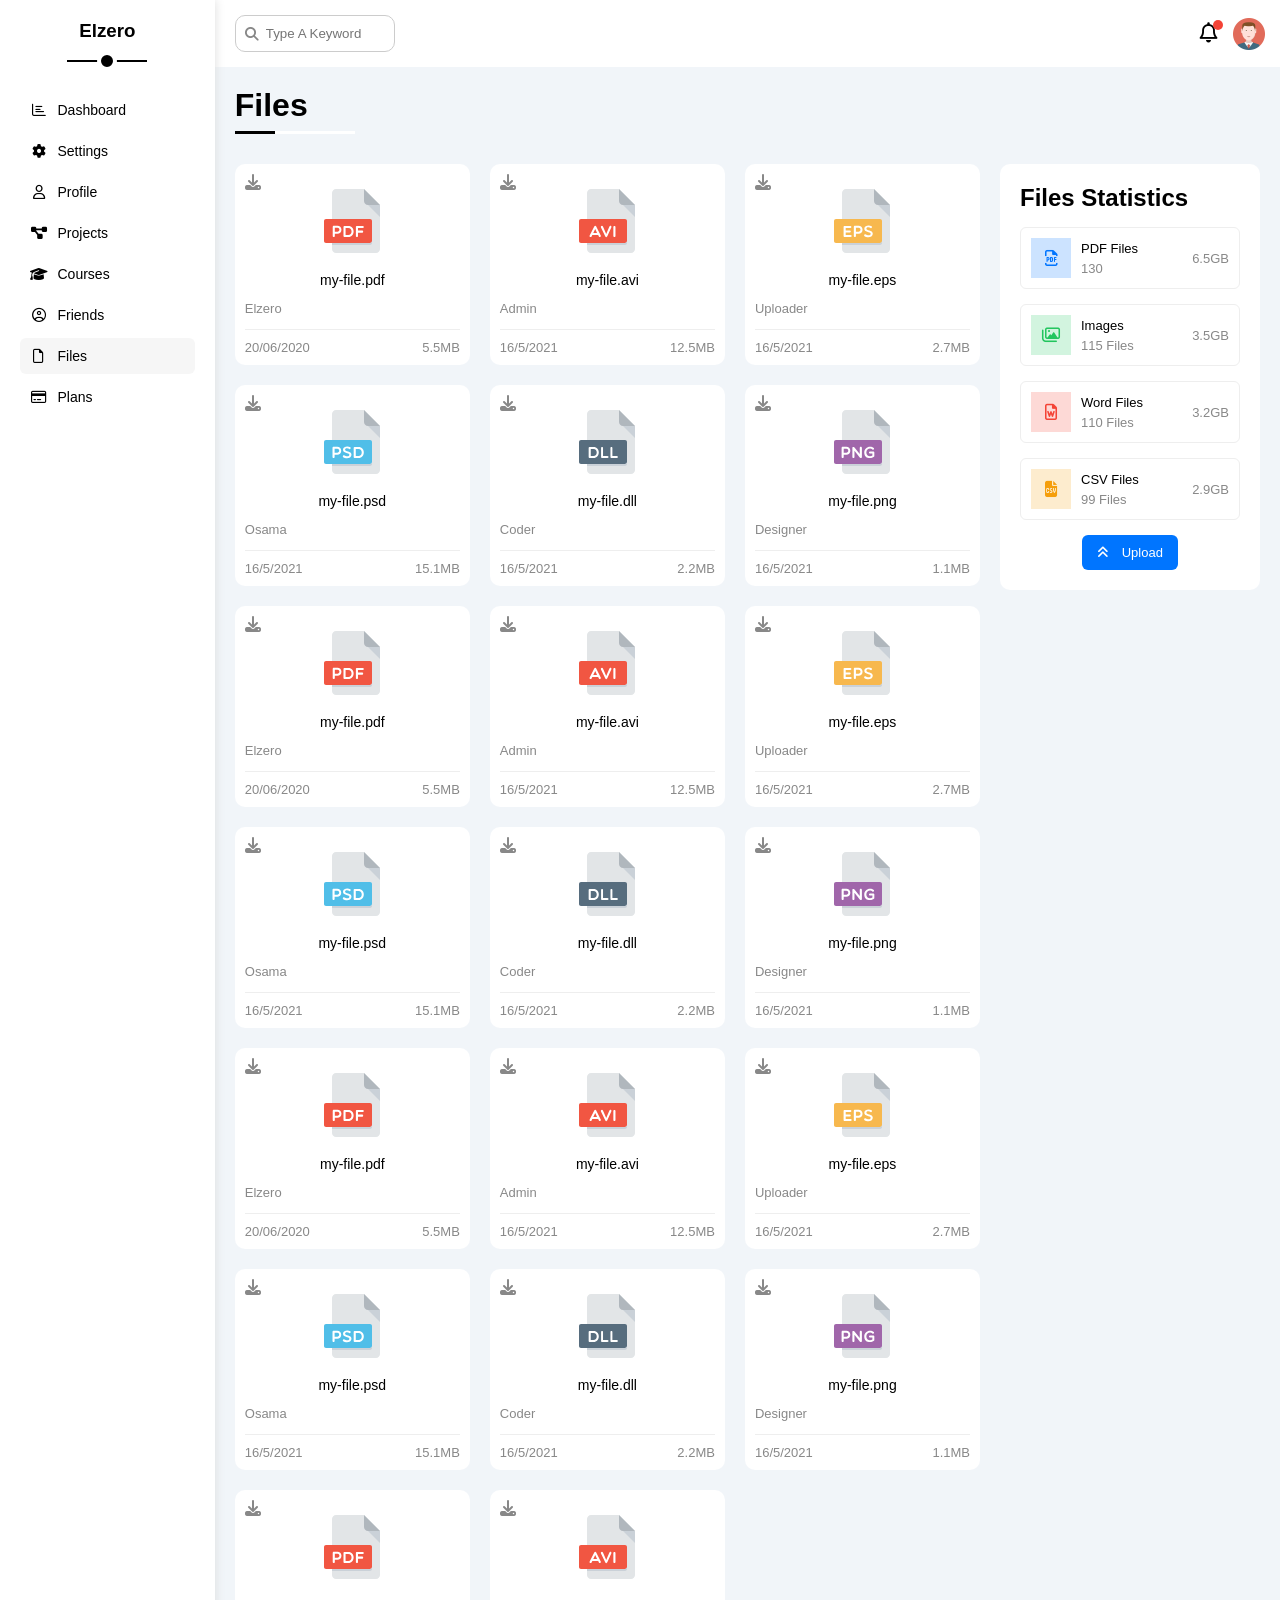
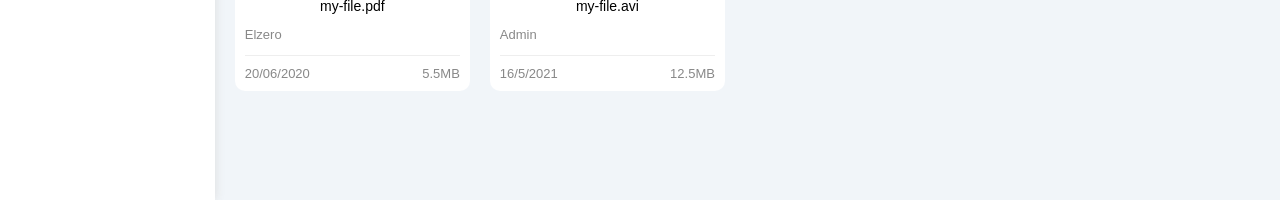
<file: files.html>
<!DOCTYPE html>
<html lang="en">
<head>
    <meta charset="UTF-8">
    <meta name="viewport" content="width=device-width, initial-scale=1.0">
    <link rel="stylesheet" href="css/all.min.css">
    <link rel="stylesheet" href="css/framework.css">
    <link rel="stylesheet" href="css/master.css">
    <link rel="preconnect" href="https://fonts.googleapis.com">
    <link rel="preconnect" href="https://fonts.gstatic.com" crossorigin>
    <link rel="stylesheet" href="https://fonts.googleapis.com/css2?family=Open+Sans:wght@300;500&display=swap">
    <title>Files</title>
</head>
<body>
   <div class="page d-flex">
    <div class="sidebar bg-white p-20 p-relative">
        <h3 class="p-relative txt-c mt-0">Elzero</h3>
        <ul>
          <li>
            <a class="d-flex align-center fs-14 c-black rad-6 p-10" href="index.html">
              <i class="fa-regular fa-chart-bar fa-fw"></i>
              <span>Dashboard</span>
            </a>
          </li>
          <li>
            <a class="d-flex align-center fs-14 c-black rad-6 p-10" href="settings.html">
              <i class="fa-solid fa-gear fa-fw"></i>
              <span>Settings</span>
            </a>
          </li>
          <li>
            <a class="d-flex align-center fs-14 c-black rad-6 p-10" href="profile.html">
              <i class="fa-regular fa-user fa-fw"></i>
              <span>Profile</span>
            </a>
          </li>
          <li>
            <a class="d-flex align-center fs-14 c-black rad-6 p-10" href="projects.html">
              <i class="fa-solid fa-diagram-project fa-fw"></i>
              <span>Projects</span>
            </a>
          </li>
          <li>
            <a class="d-flex align-center fs-14 c-black rad-6 p-10" href="courses.html">
              <i class="fa-solid fa-graduation-cap fa-fw"></i>
              <span>Courses</span>
            </a>
          </li>
          <li>
            <a class="d-flex align-center fs-14 c-black rad-6 p-10" href="friends.html">
              <i class="fa-regular fa-circle-user fa-fw"></i>
              <span>Friends</span>
            </a>
          </li>
          <li>
            <a class="active d-flex align-center fs-14 c-black rad-6 p-10" href="files.html">
              <i class="fa-regular fa-file fa-fw"></i>
              <span>Files</span>
            </a>
          </li>
          <li>
            <a class="d-flex align-center fs-14 c-black rad-6 p-10" href="plans.html">
              <i class="fa-regular fa-credit-card fa-fw"></i>
              <span>Plans</span>
            </a>
          </li>
        </ul>
    </div>
    <div class="content w-full ">
        <!--  Start Head  -->
          <div class="head bg-white p-15 between-flex">
            <div class="search p-relative">
                <input class="p-10" type="search" placeholder="Type A Keyword">
            </div>
            <div class="icons d-flex align-center">
                <span class="notification p-relative">
                    <i class="fa-regular fa-bell fa-lg"></i>
                </span>
                <img src="imgs/avatar.png" alt="">
            </div>
          </div>
          <!--  End Head  -->
            <h1 class="p-relative">Files</h1>
            <div class="files-page d-flex m-20 gap-20">
                <div class="files-stats bg-white p-20 rad-10">
                    <h2 class="mt-0 mb-15 txt-c-mobile">Files Statistics</h2>
                    <div class="d-flex align-center border-eee p-10 mb-15 rad-6 fs-13">
                        <i class="icon blue fa-regular fa-file-pdf fa-lg center-flex c-blue"></i>
                        <div class="info">
                            <span>PDF Files</span>
                            <span class="d-block c-grey mt-5">130</span>
                        </div>
                        <div class="size c-grey">6.5GB</div>
                    </div>
                     <div class="d-flex align-center border-eee p-10 mb-15 rad-6 fs-13">
                        <i class="icon green fa-regular fa-images fa-lg center-flex c-green"></i>
                        <div class="info">
                            <span>Images</span>
                            <span class="d-block c-grey mt-5">115 Files</span>
                        </div>
                        <div class="size c-grey">3.5GB</div>
                    </div>
                     <div class="d-flex align-center border-eee p-10 mb-15 rad-6 fs-13">
                        <i class="icon red fa-regular fa-file-word fa-lg center-flex c-red"></i>
                        <div class="info">
                            <span>Word Files</span>
                            <span class="d-block c-grey mt-5">110 Files</span>
                        </div>
                        <div class="size c-grey">3.2GB</div>
                    </div>
                     <div class="d-flex align-center border-eee p-10 mb-15 rad-6 fs-13">
                        <i class="icon orange fa-solid fa-file-csv fa-lg center-flex c-orange"></i>
                        <div class="info">
                            <span>CSV Files</span>
                            <span class="d-block c-grey mt-5">99 Files</span>
                        </div>
                        <div class="size c-grey">2.9GB</div>
                    </div>  
                    <a class="upload bg-blue c-white d-block w-fit fs-13 rad-6" href="#">
                        <i class="fa-solid fa-angles-up mr-10"></i>
                        Upload
                    </a>   
            </div>
            <div class="files-content d-grid gap-20">
                <div class="file bg-white p-10 rad-10">
                    <i class="fa-solid fa-download c-grey p-absolute"></i>
                    <div class="icon txt-c">
                        <img class="mt-15 mb-15" src="imgs/pdf.svg" alt="">
                    </div>
                    <div class="txt-c mb-10 fs-14">my-file.pdf</div>
                    <p class="c-grey fs-13">Elzero</p>
                    <div class="info between-flex mt-10 pt-10 fs-13 c-grey">
                        <span>20/06/2020</span>
                        <span>5.5MB</span>
                    </div>
                </div>
                 <div class="file bg-white p-10 rad-10">
                    <i class="fa-solid fa-download c-grey p-absolute"></i>
                    <div class="icon txt-c">
                        <img class="mt-15 mb-15" src="imgs/avi.svg" alt="">
                    </div>
                    <div class="txt-c mb-10 fs-14">my-file.avi</div>
                    <p class="c-grey fs-13">Admin</p>
                    <div class="info between-flex mt-10 pt-10 fs-13 c-grey">
                        <span>16/5/2021</span>
                        <span>12.5MB</span>
                    </div>
                </div>
                 <div class="file bg-white p-10 rad-10">
                    <i class="fa-solid fa-download c-grey p-absolute"></i>
                    <div class="icon txt-c">
                        <img class="mt-15 mb-15" src="imgs/eps.svg" alt="">
                    </div>
                    <div class="txt-c mb-10 fs-14">my-file.eps</div>
                    <p class="c-grey fs-13">Uploader</p>
                    <div class="info between-flex mt-10 pt-10 fs-13 c-grey">
                        <span>16/5/2021</span>
                        <span>2.7MB</span>
                    </div>
                </div>
                 <div class="file bg-white p-10 rad-10">
                    <i class="fa-solid fa-download c-grey p-absolute"></i>
                    <div class="icon txt-c">
                        <img class="mt-15 mb-15" src="imgs/psd.svg" alt="">
                    </div>
                    <div class="txt-c mb-10 fs-14">my-file.psd</div>
                    <p class="c-grey fs-13">Osama</p>
                    <div class="info between-flex mt-10 pt-10 fs-13 c-grey">
                        <span>16/5/2021</span>
                        <span>15.1MB</span>
                    </div>
                </div>
                 <div class="file bg-white p-10 rad-10">
                    <i class="fa-solid fa-download c-grey p-absolute"></i>
                    <div class="icon txt-c">
                        <img class="mt-15 mb-15" src="imgs/dll.svg" alt="">
                    </div>
                    <div class="txt-c mb-10 fs-14">my-file.dll</div>
                    <p class="c-grey fs-13">Coder</p>
                    <div class="info between-flex mt-10 pt-10 fs-13 c-grey">
                        <span>16/5/2021</span>
                        <span>2.2MB</span>
                    </div>
                </div>
                 <div class="file bg-white p-10 rad-10">
                    <i class="fa-solid fa-download c-grey p-absolute"></i>
                    <div class="icon txt-c">
                        <img class="mt-15 mb-15" src="imgs/png.svg" alt="">
                    </div>
                    <div class="txt-c mb-10 fs-14">my-file.png</div>
                    <p class="c-grey fs-13">Designer</p>
                    <div class="info between-flex mt-10 pt-10 fs-13 c-grey">
                        <span>16/5/2021</span>
                        <span>1.1MB</span>
                    </div>
                </div>
                   <div class="file bg-white p-10 rad-10">
                    <i class="fa-solid fa-download c-grey p-absolute"></i>
                    <div class="icon txt-c">
                        <img class="mt-15 mb-15" src="imgs/pdf.svg" alt="">
                    </div>
                    <div class="txt-c mb-10 fs-14">my-file.pdf</div>
                    <p class="c-grey fs-13">Elzero</p>
                    <div class="info between-flex mt-10 pt-10 fs-13 c-grey">
                        <span>20/06/2020</span>
                        <span>5.5MB</span>
                    </div>
                </div>
                 <div class="file bg-white p-10 rad-10">
                    <i class="fa-solid fa-download c-grey p-absolute"></i>
                    <div class="icon txt-c">
                        <img class="mt-15 mb-15" src="imgs/avi.svg" alt="">
                    </div>
                    <div class="txt-c mb-10 fs-14">my-file.avi</div>
                    <p class="c-grey fs-13">Admin</p>
                    <div class="info between-flex mt-10 pt-10 fs-13 c-grey">
                        <span>16/5/2021</span>
                        <span>12.5MB</span>
                    </div>
                </div>
                 <div class="file bg-white p-10 rad-10">
                    <i class="fa-solid fa-download c-grey p-absolute"></i>
                    <div class="icon txt-c">
                        <img class="mt-15 mb-15" src="imgs/eps.svg" alt="">
                    </div>
                    <div class="txt-c mb-10 fs-14">my-file.eps</div>
                    <p class="c-grey fs-13">Uploader</p>
                    <div class="info between-flex mt-10 pt-10 fs-13 c-grey">
                        <span>16/5/2021</span>
                        <span>2.7MB</span>
                    </div>
                </div>
                 <div class="file bg-white p-10 rad-10">
                    <i class="fa-solid fa-download c-grey p-absolute"></i>
                    <div class="icon txt-c">
                        <img class="mt-15 mb-15" src="imgs/psd.svg" alt="">
                    </div>
                    <div class="txt-c mb-10 fs-14">my-file.psd</div>
                    <p class="c-grey fs-13">Osama</p>
                    <div class="info between-flex mt-10 pt-10 fs-13 c-grey">
                        <span>16/5/2021</span>
                        <span>15.1MB</span>
                    </div>
                </div>
                 <div class="file bg-white p-10 rad-10">
                    <i class="fa-solid fa-download c-grey p-absolute"></i>
                    <div class="icon txt-c">
                        <img class="mt-15 mb-15" src="imgs/dll.svg" alt="">
                    </div>
                    <div class="txt-c mb-10 fs-14">my-file.dll</div>
                    <p class="c-grey fs-13">Coder</p>
                    <div class="info between-flex mt-10 pt-10 fs-13 c-grey">
                        <span>16/5/2021</span>
                        <span>2.2MB</span>
                    </div>
                </div>
                 <div class="file bg-white p-10 rad-10">
                    <i class="fa-solid fa-download c-grey p-absolute"></i>
                    <div class="icon txt-c">
                        <img class="mt-15 mb-15" src="imgs/png.svg" alt="">
                    </div>
                    <div class="txt-c mb-10 fs-14">my-file.png</div>
                    <p class="c-grey fs-13">Designer</p>
                    <div class="info between-flex mt-10 pt-10 fs-13 c-grey">
                        <span>16/5/2021</span>
                        <span>1.1MB</span>
                    </div>
                </div>
                   <div class="file bg-white p-10 rad-10">
                    <i class="fa-solid fa-download c-grey p-absolute"></i>
                    <div class="icon txt-c">
                        <img class="mt-15 mb-15" src="imgs/pdf.svg" alt="">
                    </div>
                    <div class="txt-c mb-10 fs-14">my-file.pdf</div>
                    <p class="c-grey fs-13">Elzero</p>
                    <div class="info between-flex mt-10 pt-10 fs-13 c-grey">
                        <span>20/06/2020</span>
                        <span>5.5MB</span>
                    </div>
                </div>
                 <div class="file bg-white p-10 rad-10">
                    <i class="fa-solid fa-download c-grey p-absolute"></i>
                    <div class="icon txt-c">
                        <img class="mt-15 mb-15" src="imgs/avi.svg" alt="">
                    </div>
                    <div class="txt-c mb-10 fs-14">my-file.avi</div>
                    <p class="c-grey fs-13">Admin</p>
                    <div class="info between-flex mt-10 pt-10 fs-13 c-grey">
                        <span>16/5/2021</span>
                        <span>12.5MB</span>
                    </div>
                </div>
                 <div class="file bg-white p-10 rad-10">
                    <i class="fa-solid fa-download c-grey p-absolute"></i>
                    <div class="icon txt-c">
                        <img class="mt-15 mb-15" src="imgs/eps.svg" alt="">
                    </div>
                    <div class="txt-c mb-10 fs-14">my-file.eps</div>
                    <p class="c-grey fs-13">Uploader</p>
                    <div class="info between-flex mt-10 pt-10 fs-13 c-grey">
                        <span>16/5/2021</span>
                        <span>2.7MB</span>
                    </div>
                </div>
                 <div class="file bg-white p-10 rad-10">
                    <i class="fa-solid fa-download c-grey p-absolute"></i>
                    <div class="icon txt-c">
                        <img class="mt-15 mb-15" src="imgs/psd.svg" alt="">
                    </div>
                    <div class="txt-c mb-10 fs-14">my-file.psd</div>
                    <p class="c-grey fs-13">Osama</p>
                    <div class="info between-flex mt-10 pt-10 fs-13 c-grey">
                        <span>16/5/2021</span>
                        <span>15.1MB</span>
                    </div>
                </div>
                 <div class="file bg-white p-10 rad-10">
                    <i class="fa-solid fa-download c-grey p-absolute"></i>
                    <div class="icon txt-c">
                        <img class="mt-15 mb-15" src="imgs/dll.svg" alt="">
                    </div>
                    <div class="txt-c mb-10 fs-14">my-file.dll</div>
                    <p class="c-grey fs-13">Coder</p>
                    <div class="info between-flex mt-10 pt-10 fs-13 c-grey">
                        <span>16/5/2021</span>
                        <span>2.2MB</span>
                    </div>
                </div>
                 <div class="file bg-white p-10 rad-10">
                    <i class="fa-solid fa-download c-grey p-absolute"></i>
                    <div class="icon txt-c">
                        <img class="mt-15 mb-15" src="imgs/png.svg" alt="">
                    </div>
                    <div class="txt-c mb-10 fs-14">my-file.png</div>
                    <p class="c-grey fs-13">Designer</p>
                    <div class="info between-flex mt-10 pt-10 fs-13 c-grey">
                        <span>16/5/2021</span>
                        <span>1.1MB</span>
                    </div>
                </div>
                   <div class="file bg-white p-10 rad-10">
                    <i class="fa-solid fa-download c-grey p-absolute"></i>
                    <div class="icon txt-c">
                        <img class="mt-15 mb-15" src="imgs/pdf.svg" alt="">
                    </div>
                    <div class="txt-c mb-10 fs-14">my-file.pdf</div>
                    <p class="c-grey fs-13">Elzero</p>
                    <div class="info between-flex mt-10 pt-10 fs-13 c-grey">
                        <span>20/06/2020</span>
                        <span>5.5MB</span>
                    </div>
                </div>
                 <div class="file bg-white p-10 rad-10">
                    <i class="fa-solid fa-download c-grey p-absolute"></i>
                    <div class="icon txt-c">
                        <img class="mt-15 mb-15" src="imgs/avi.svg" alt="">
                    </div>
                    <div class="txt-c mb-10 fs-14">my-file.avi</div>
                    <p class="c-grey fs-13">Admin</p>
                    <div class="info between-flex mt-10 pt-10 fs-13 c-grey">
                        <span>16/5/2021</span>
                        <span>12.5MB</span>
                    </div>
                </div>
            </div>
            </div>
            </div>
            </div>
</file>
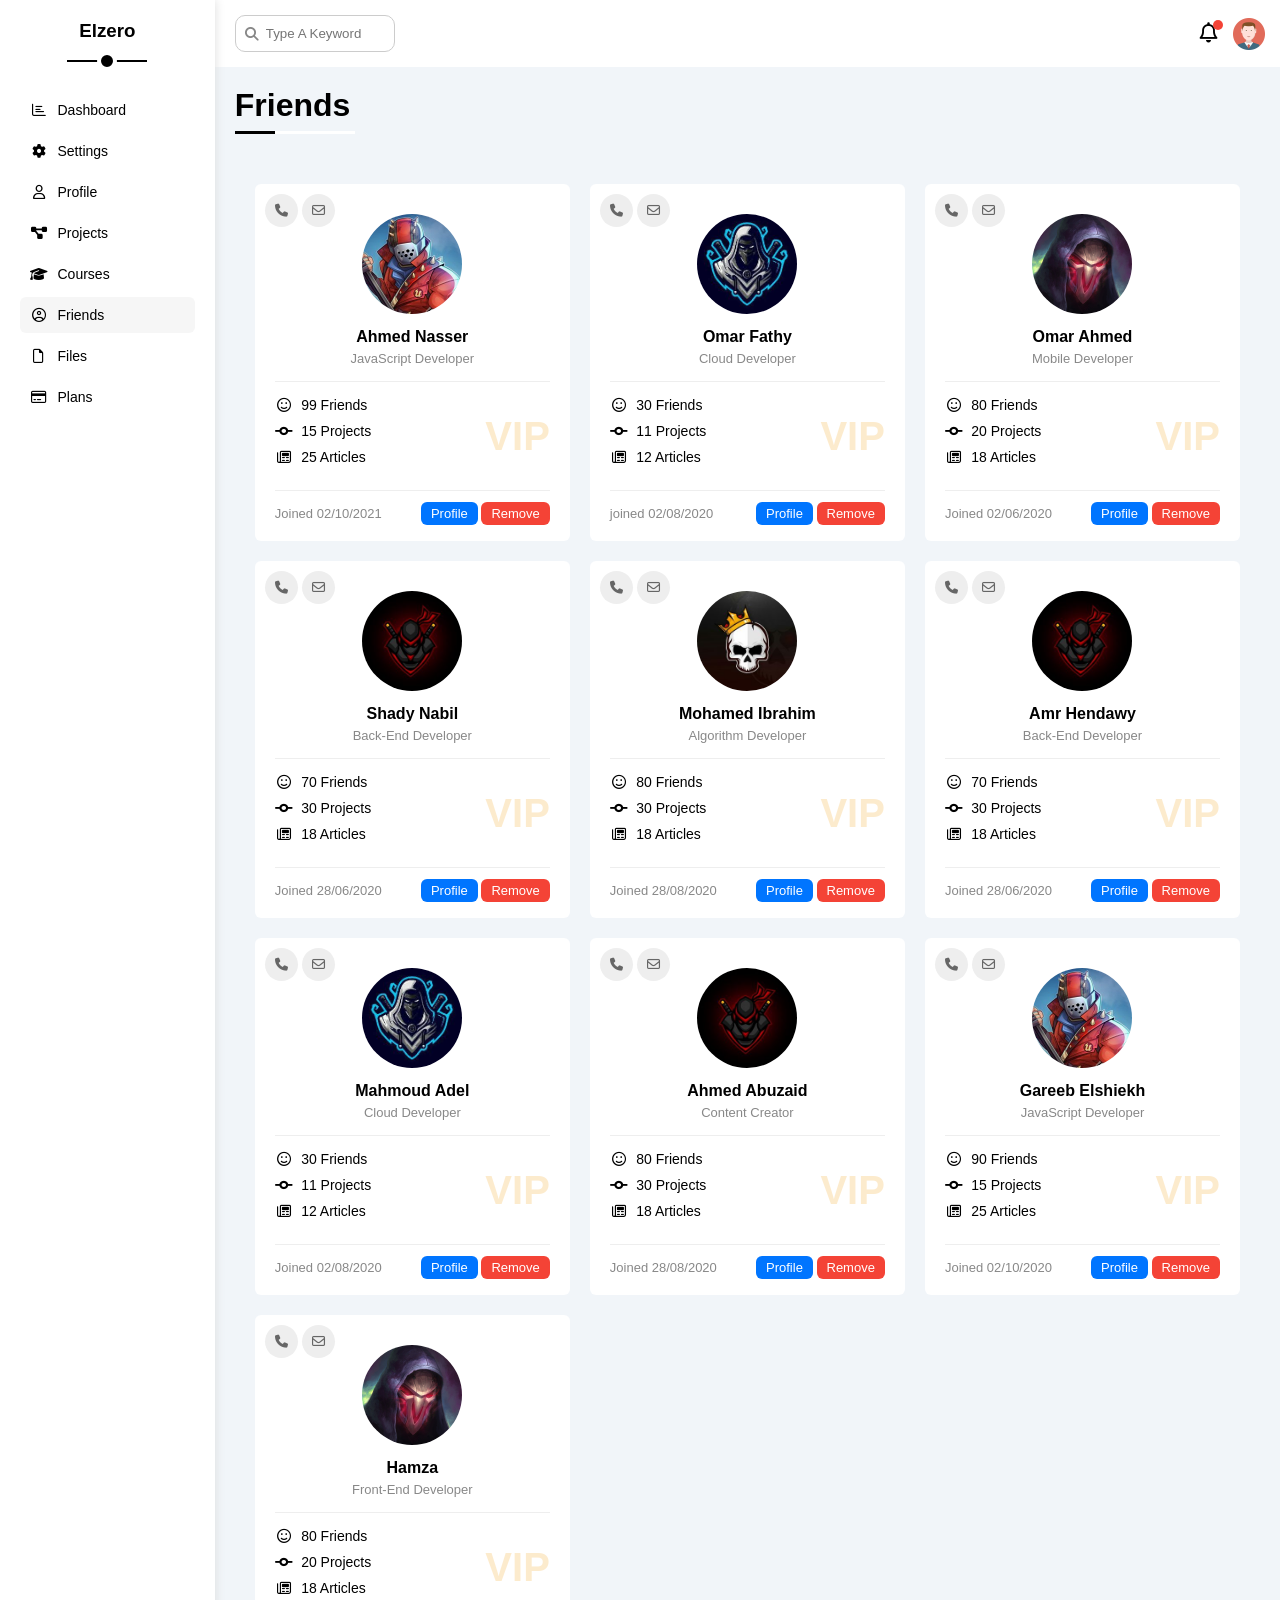
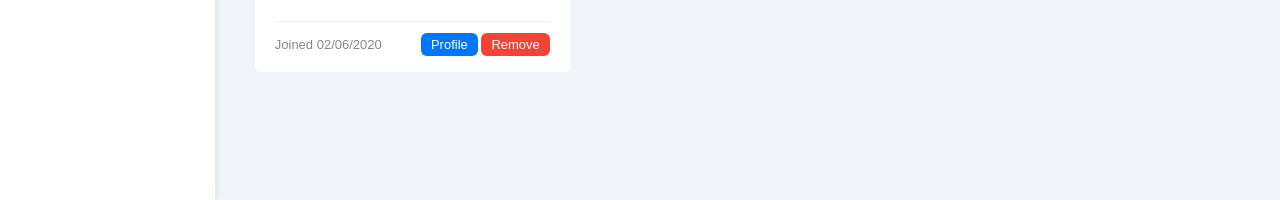
<file: friends.html>
<!DOCTYPE html>
<html lang="en">
<head>
    <meta charset="UTF-8">
    <meta name="viewport" content="width=device-width, initial-scale=1.0">
    <link rel="stylesheet" href="css/all.min.css">
    <link rel="stylesheet" href="css/framework.css">
    <link rel="stylesheet" href="css/master.css">
    <link rel="preconnect" href="https://fonts.googleapis.com">
    <link rel="preconnect" href="https://fonts.gstatic.com" crossorigin>
    <link rel="stylesheet" href="https://fonts.googleapis.com/css2?family=Open+Sans:wght@300;500&display=swap">
    <title>Friends</title>
</head>
<body>
   <div class="page d-flex">
    <div class="sidebar bg-white p-20 p-relative">
        <h3 class="p-relative txt-c mt-0">Elzero</h3>
        <ul>
          <li>
            <a class="d-flex align-center fs-14 c-black rad-6 p-10" href="index.html">
              <i class="fa-regular fa-chart-bar fa-fw"></i>
              <span>Dashboard</span>
            </a>
          </li>
          <li>
            <a class="d-flex align-center fs-14 c-black rad-6 p-10" href="settings.html">
              <i class="fa-solid fa-gear fa-fw"></i>
              <span>Settings</span>
            </a>
          </li>
          <li>
            <a class="d-flex align-center fs-14 c-black rad-6 p-10" href="profile.html">
              <i class="fa-regular fa-user fa-fw"></i>
              <span>Profile</span>
            </a>
          </li>
          <li>
            <a class="d-flex align-center fs-14 c-black rad-6 p-10" href="projects.html">
              <i class="fa-solid fa-diagram-project fa-fw"></i>
              <span>Projects</span>
            </a>
          </li>
          <li>
            <a class="d-flex align-center fs-14 c-black rad-6 p-10" href="courses.html">
              <i class="fa-solid fa-graduation-cap fa-fw"></i>
              <span>Courses</span>
            </a>
          </li>
          <li>
            <a class="active d-flex align-center fs-14 c-black rad-6 p-10" href="friends.html">
              <i class="fa-regular fa-circle-user fa-fw"></i>
              <span>Friends</span>
            </a>
          </li>
          <li>
            <a class="d-flex align-center fs-14 c-black rad-6 p-10" href="files.html">
              <i class="fa-regular fa-file fa-fw"></i>
              <span>Files</span>
            </a>
          </li>
          <li>
            <a class="d-flex align-center fs-14 c-black rad-6 p-10" href="plans.html">
              <i class="fa-regular fa-credit-card fa-fw"></i>
              <span>Plans</span>
            </a>
          </li>
        </ul>
    </div>
    <div class="content w-full ">
        <!--  Start Head  -->
          <div class="head bg-white p-15 between-flex">
            <div class="search p-relative">
                <input class="p-10" type="search" placeholder="Type A Keyword">
            </div>
            <div class="icons d-flex align-center">
                <span class="notification p-relative">
                    <i class="fa-regular fa-bell fa-lg"></i>
                </span>
                <img src="imgs/avatar.png" alt="">
            </div>
          </div>
          <!--  End Head  -->
            <h1 class="p-relative">Friends</h1>
            <div class="friends-page d-grid gap-20 m-20 p-20 p-relative">
                <div class="friend bg-white p-20 rad-6 p-relative">
                    <div class="contact">
                        <i class="fa-solid fa-phone fs-13"></i>
                        <i class="fa-regular fa-envelope fs-13"></i>
                    </div>
                    <div class="txt-c">
                        <img class="rad-half w-100 h-100 mt-10 mb-10" src="imgs/friend-01.jpg" alt="">
                        <h4 class="m-0">Ahmed Nasser</h4>
                        <p class="c-grey fs-13 mt-5 mb-0">JavaScript Developer</p>
                    </div>
                    <div class="icons p-relative fs-14">
                        <div class="mb-10">
                            <i class="fa-regular fa-face-smile fa-fw"></i>
                            <span>99 Friends</span>
                        </div>
                         <div class="mb-10">
                            <i class="fa-solid fa-code-commit fa-fw"></i>
                            <span>15 Projects</span>
                        </div>
                         <div class="mb-10">
                            <i class="fa-regular fa-newspaper fa-fw"></i>
                            <span>25 Articles</span>
                        </div>
                        <span class="vip fw-bold c-orange">VIP</span>
                    </div>
                    <div class="info between-flex fs-13">
                        <span class="c-grey">Joined 02/10/2021</span>
                        <div>
                            <a class="bg-blue c-white btn-shape" href="profile.html">Profile</a>
                            <a class="bg-red c-white btn-shape" href="#">Remove</a>
                        </div>
                    </div>
                </div>
                  <div class="friend bg-white p-20 rad-6 p-relative">
                    <div class="contact">
                        <i class="fa-solid fa-phone fs-13"></i>
                        <i class="fa-regular fa-envelope fs-13"></i>
                    </div>
                    <div class="txt-c">
                        <img class="rad-half w-100 h-100 mt-10 mb-10" src="imgs/friend-02.jpg" alt="">
                        <h4 class="m-0">Omar Fathy</h4>
                        <p class="c-grey fs-13 mt-5 mb-0">Cloud Developer</p>
                    </div>
                    <div class="icons p-relative fs-14">
                        <div class="mb-10">
                            <i class="fa-regular fa-face-smile fa-fw"></i>
                            <span>30 Friends</span>
                        </div>
                         <div class="mb-10">
                            <i class="fa-solid fa-code-commit fa-fw"></i>
                            <span> 11 Projects</span>
                        </div>
                         <div class="mb-10">
                            <i class="fa-regular fa-newspaper fa-fw"></i>
                            <span>12 Articles</span>
                        </div>
                        <span class="vip fw-bold c-orange">VIP</span>
                    </div>
                    <div class="info between-flex fs-13">
                        <span class="c-grey">joined 02/08/2020</span>
                        <div>
                            <a class="bg-blue c-white btn-shape" href="profile.html">Profile</a>
                            <a class="bg-red c-white btn-shape" href="#">Remove</a>
                        </div>
                    </div>
                </div>
                  <div class="friend bg-white p-20 rad-6 p-relative">
                    <div class="contact">
                        <i class="fa-solid fa-phone fs-13"></i>
                        <i class="fa-regular fa-envelope fs-13"></i>
                    </div>
                    <div class="txt-c">
                        <img class="rad-half w-100 h-100 mt-10 mb-10" src="imgs/friend-03.jpg" alt="">
                        <h4 class="m-0">Omar Ahmed</h4>
                        <p class="c-grey fs-13 mt-5 mb-0">Mobile Developer</p>
                    </div>
                    <div class="icons p-relative fs-14">
                        <div class="mb-10">
                            <i class="fa-regular fa-face-smile fa-fw"></i>
                            <span>80 Friends</span>
                        </div>
                         <div class="mb-10">
                            <i class="fa-solid fa-code-commit fa-fw"></i>
                            <span>20 Projects</span>
                        </div>
                         <div class="mb-10">
                            <i class="fa-regular fa-newspaper fa-fw"></i>
                            <span>18 Articles</span>
                        </div>
                        <span class="vip fw-bold c-orange">VIP</span>
                    </div>
                    <div class="info between-flex fs-13">
                        <span class="c-grey">Joined 02/06/2020</span>
                        <div>
                            <a class="bg-blue c-white btn-shape" href="profile.html">Profile</a>
                            <a class="bg-red c-white btn-shape" href="#">Remove</a>
                        </div>
                    </div>
                </div>
                  <div class="friend bg-white p-20 rad-6 p-relative">
                    <div class="contact">
                        <i class="fa-solid fa-phone fs-13"></i>
                        <i class="fa-regular fa-envelope fs-13"></i>
                    </div>
                    <div class="txt-c">
                        <img class="rad-half w-100 h-100 mt-10 mb-10" src="imgs/friend-04.jpg" alt="">
                        <h4 class="m-0">Shady Nabil</h4>
                        <p class="c-grey fs-13 mt-5 mb-0">Back-End Developer</p>
                    </div>
                    <div class="icons p-relative fs-14">
                        <div class="mb-10">
                            <i class="fa-regular fa-face-smile fa-fw"></i>
                            <span>70 Friends</span>
                        </div>
                         <div class="mb-10">
                            <i class="fa-solid fa-code-commit fa-fw"></i>
                            <span>30 Projects</span>
                        </div>
                         <div class="mb-10">
                            <i class="fa-regular fa-newspaper fa-fw"></i>
                            <span>18 Articles</span>
                        </div>
                        <span class="vip fw-bold c-orange">VIP</span>
                    </div>
                    <div class="info between-flex fs-13">
                        <span class="c-grey">Joined 28/06/2020</span>
                        <div>
                            <a class="bg-blue c-white btn-shape" href="profile.html">Profile</a>
                            <a class="bg-red c-white btn-shape" href="#">Remove</a>
                        </div>
                    </div>
                </div>
                  <div class="friend bg-white p-20 rad-6 p-relative">
                    <div class="contact">
                        <i class="fa-solid fa-phone fs-13"></i>
                        <i class="fa-regular fa-envelope fs-13"></i>
                    </div>
                    <div class="txt-c">
                        <img class="rad-half w-100 h-100 mt-10 mb-10" src="imgs/friend-05.jpg" alt="">
                        <h4 class="m-0">Mohamed Ibrahim</h4>
                        <p class="c-grey fs-13 mt-5 mb-0">Algorithm Developer</p>
                    </div>
                    <div class="icons p-relative fs-14">
                        <div class="mb-10">
                            <i class="fa-regular fa-face-smile fa-fw"></i>
                            <span>80 Friends</span>
                        </div>
                         <div class="mb-10">
                            <i class="fa-solid fa-code-commit fa-fw"></i>
                            <span>30 Projects</span>
                        </div>
                         <div class="mb-10">
                            <i class="fa-regular fa-newspaper fa-fw"></i>
                            <span>18 Articles</span>
                        </div>
                        <span class="vip fw-bold c-orange">VIP</span>
                    </div>
                    <div class="info between-flex fs-13">
                        <span class="c-grey">Joined 28/08/2020</span>
                        <div>
                            <a class="bg-blue c-white btn-shape" href="profile.html">Profile</a>
                            <a class="bg-red c-white btn-shape" href="#">Remove</a>
                        </div>
                    </div>
                </div>
                  <div class="friend bg-white p-20 rad-6 p-relative">
                    <div class="contact">
                        <i class="fa-solid fa-phone fs-13"></i>
                        <i class="fa-regular fa-envelope fs-13"></i>
                    </div>
                    <div class="txt-c">
                        <img class="rad-half w-100 h-100 mt-10 mb-10" src="imgs/friend-04.jpg" alt="">
                        <h4 class="m-0">Amr Hendawy</h4>
                        <p class="c-grey fs-13 mt-5 mb-0">Back-End Developer</p>
                    </div>
                    <div class="icons p-relative fs-14">
                        <div class="mb-10">
                            <i class="fa-regular fa-face-smile fa-fw"></i>
                            <span>70 Friends</span>
                        </div>
                         <div class="mb-10">
                            <i class="fa-solid fa-code-commit fa-fw"></i>
                            <span>30 Projects</span>
                        </div>
                         <div class="mb-10">
                            <i class="fa-regular fa-newspaper fa-fw"></i>
                            <span>18 Articles</span>
                        </div>
                        <span class="vip fw-bold c-orange">VIP</span>
                    </div>
                    <div class="info between-flex fs-13">
                        <span class="c-grey">Joined 28/06/2020</span>
                        <div>
                            <a class="bg-blue c-white btn-shape" href="profile.html">Profile</a>
                            <a class="bg-red c-white btn-shape" href="#">Remove</a>
                        </div>
                    </div>
                </div>
                  <div class="friend bg-white p-20 rad-6 p-relative">
                    <div class="contact">
                        <i class="fa-solid fa-phone fs-13"></i>
                        <i class="fa-regular fa-envelope fs-13"></i>
                    </div>
                    <div class="txt-c">
                        <img class="rad-half w-100 h-100 mt-10 mb-10" src="imgs/friend-02.jpg" alt="">
                        <h4 class="m-0">Mahmoud Adel</h4>
                        <p class="c-grey fs-13 mt-5 mb-0">Cloud Developer</p>
                    </div>
                    <div class="icons p-relative fs-14">
                        <div class="mb-10">
                            <i class="fa-regular fa-face-smile fa-fw"></i>
                            <span>30 Friends</span>
                        </div>
                         <div class="mb-10">
                            <i class="fa-solid fa-code-commit fa-fw"></i>
                            <span>11 Projects</span>
                        </div>
                         <div class="mb-10">
                            <i class="fa-regular fa-newspaper fa-fw"></i>
                            <span>12 Articles</span>
                        </div>
                        <span class="vip fw-bold c-orange">VIP</span>
                    </div>
                    <div class="info between-flex fs-13">
                        <span class="c-grey">Joined 02/08/2020</span>
                        <div>
                            <a class="bg-blue c-white btn-shape" href="profile.html">Profile</a>
                            <a class="bg-red c-white btn-shape" href="#">Remove</a>
                        </div>
                    </div>
                </div>
                  <div class="friend bg-white p-20 rad-6 p-relative">
                    <div class="contact">
                        <i class="fa-solid fa-phone fs-13"></i>
                        <i class="fa-regular fa-envelope fs-13"></i>
                    </div>
                    <div class="txt-c">
                        <img class="rad-half w-100 h-100 mt-10 mb-10" src="imgs/friend-04.jpg" alt="">
                        <h4 class="m-0">Ahmed Abuzaid</h4>
                        <p class="c-grey fs-13 mt-5 mb-0">Content Creator</p>
                    </div>
                    <div class="icons p-relative fs-14">
                        <div class="mb-10">
                            <i class="fa-regular fa-face-smile fa-fw"></i>
                            <span>80 Friends</span>
                        </div>
                         <div class="mb-10">
                            <i class="fa-solid fa-code-commit fa-fw"></i>
                            <span>30 Projects</span>
                        </div>
                         <div class="mb-10">
                            <i class="fa-regular fa-newspaper fa-fw"></i>
                            <span>18 Articles</span>
                        </div>
                        <span class="vip fw-bold c-orange">VIP</span>
                    </div>
                    <div class="info between-flex fs-13">
                        <span class="c-grey">Joined 28/08/2020</span>
                        <div>
                            <a class="bg-blue c-white btn-shape" href="profile.html">Profile</a>
                            <a class="bg-red c-white btn-shape" href="#">Remove</a>
                        </div>
                    </div>
                </div>
                  <div class="friend bg-white p-20 rad-6 p-relative">
                    <div class="contact">
                        <i class="fa-solid fa-phone fs-13"></i>
                        <i class="fa-regular fa-envelope fs-13"></i>
                    </div>
                    <div class="txt-c">
                        <img class="rad-half w-100 h-100 mt-10 mb-10" src="imgs/friend-01.jpg" alt="">
                        <h4 class="m-0">Gareeb Elshiekh</h4>
                        <p class="c-grey fs-13 mt-5 mb-0">JavaScript Developer</p>
                    </div>
                    <div class="icons p-relative fs-14">
                        <div class="mb-10">
                            <i class="fa-regular fa-face-smile fa-fw"></i>
                            <span>90 Friends</span>
                        </div>
                         <div class="mb-10">
                            <i class="fa-solid fa-code-commit fa-fw"></i>
                            <span>15 Projects</span>
                        </div>
                         <div class="mb-10">
                            <i class="fa-regular fa-newspaper fa-fw"></i>
                            <span>25 Articles</span>
                        </div>
                        <span class="vip fw-bold c-orange">VIP</span>
                    </div>
                    <div class="info between-flex fs-13">
                        <span class="c-grey">Joined 02/10/2020</span>
                        <div>
                            <a class="bg-blue c-white btn-shape" href="profile.html">Profile</a>
                            <a class="bg-red c-white btn-shape" href="#">Remove</a>
                        </div>
                    </div>
                </div>
                  <div class="friend bg-white p-20 rad-6 p-relative">
                    <div class="contact">
                        <i class="fa-solid fa-phone fs-13"></i>
                        <i class="fa-regular fa-envelope fs-13"></i>
                    </div>
                    <div class="txt-c">
                        <img class="rad-half w-100 h-100 mt-10 mb-10" src="imgs/friend-03.jpg" alt="">
                        <h4 class="m-0">Hamza</h4>
                        <p class="c-grey fs-13 mt-5 mb-0">Front-End Developer</p>
                    </div>
                    <div class="icons p-relative fs-14">
                        <div class="mb-10">
                            <i class="fa-regular fa-face-smile fa-fw"></i>
                            <span>80 Friends</span>
                        </div>
                         <div class="mb-10">
                            <i class="fa-solid fa-code-commit fa-fw"></i>
                            <span>20 Projects</span>
                        </div>
                         <div class="mb-10">
                            <i class="fa-regular fa-newspaper fa-fw"></i>
                            <span>18 Articles</span>
                        </div>
                        <span class="vip fw-bold c-orange">VIP</span>
                    </div>
                    <div class="info between-flex fs-13">
                        <span class="c-grey">Joined 02/06/2020</span>
                        <div>
                            <a class="bg-blue c-white btn-shape" href="profile.html">Profile</a>
                            <a class="bg-red c-white btn-shape" href="#">Remove</a>
                        </div>
                    </div>
                </div>
            </div>
            </div>
            </div>
</file>
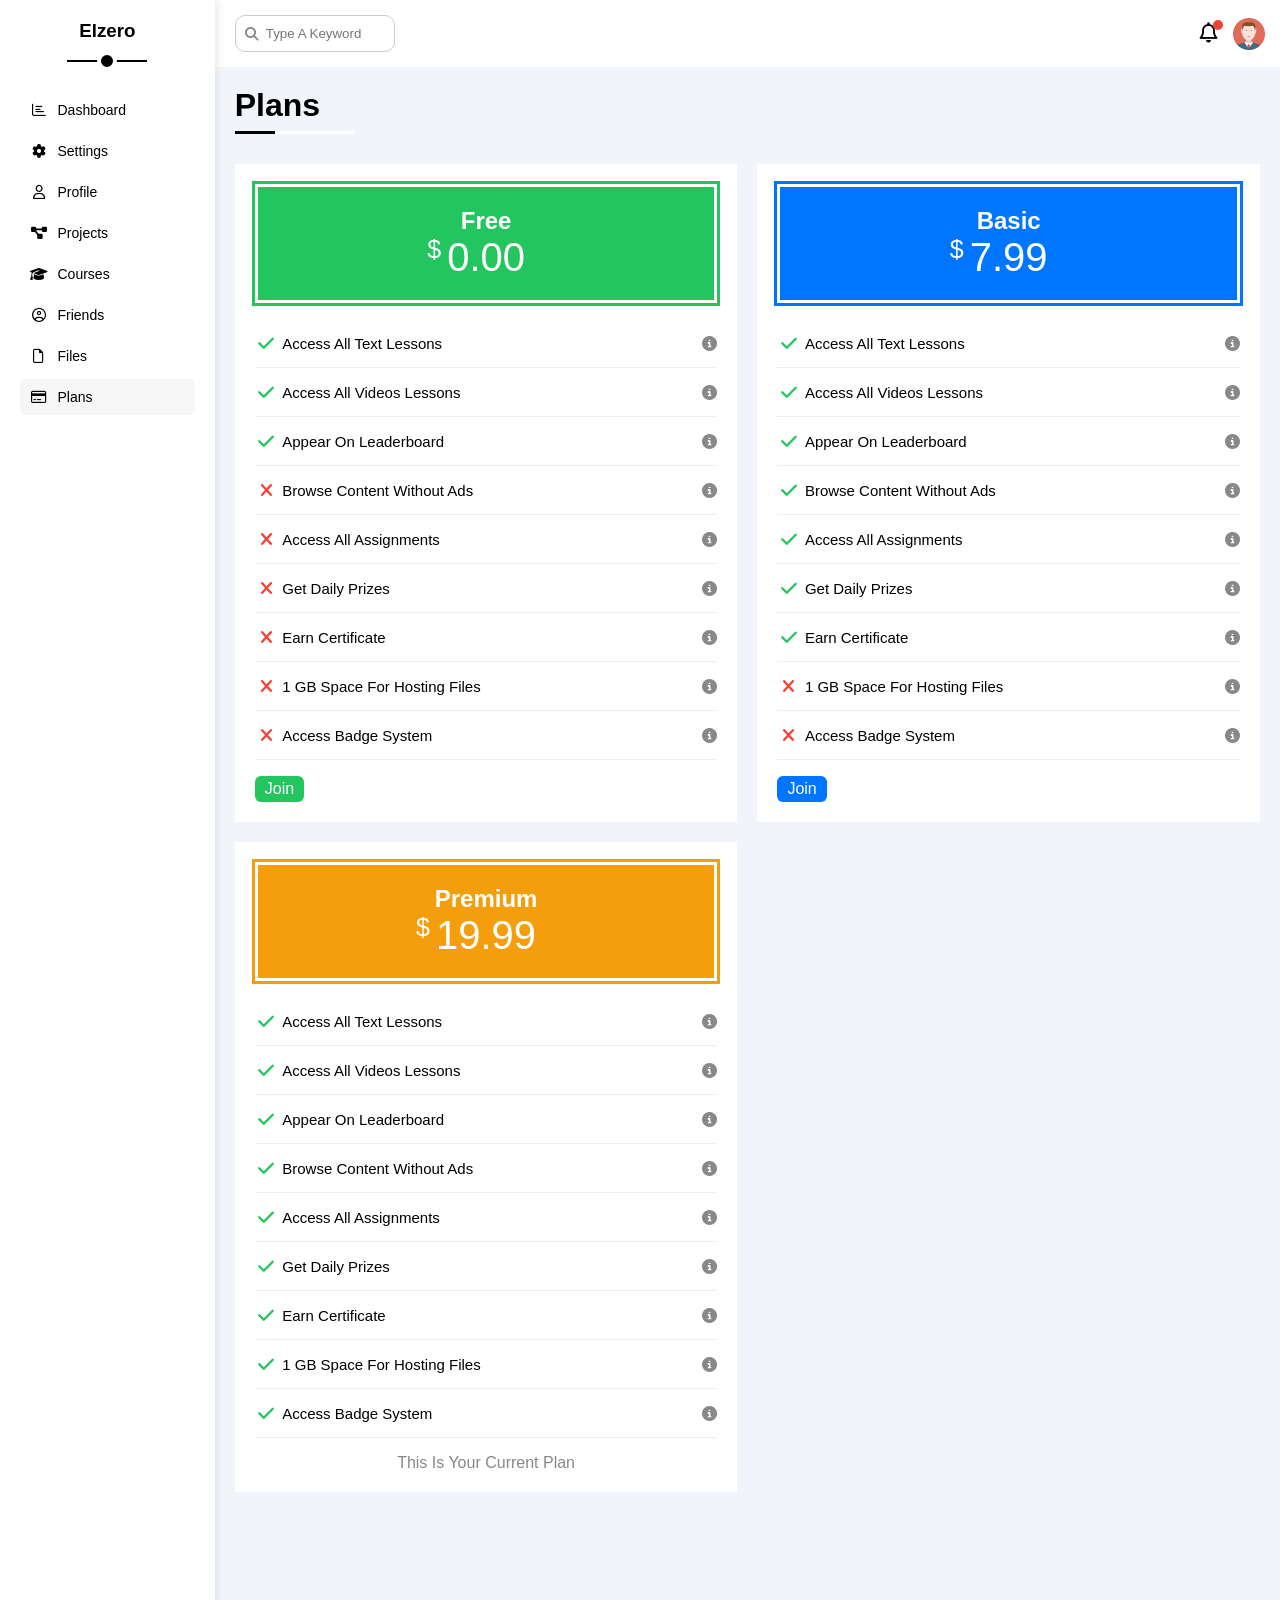
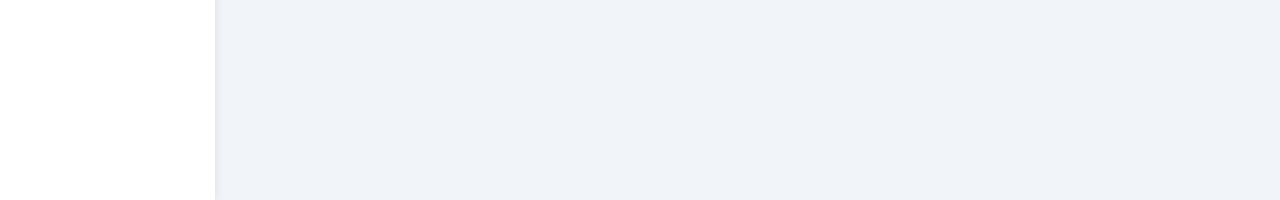
<file: plans.html>
<!DOCTYPE html>
<html lang="en">
<head>
    <meta charset="UTF-8">
    <meta name="viewport" content="width=device-width, initial-scale=1.0">
    <link rel="stylesheet" href="css/all.min.css">
    <link rel="stylesheet" href="css/framework.css">
    <link rel="stylesheet" href="css/master.css">
    <link rel="preconnect" href="https://fonts.googleapis.com">
    <link rel="preconnect" href="https://fonts.gstatic.com" crossorigin>
    <link rel="stylesheet" href="https://fonts.googleapis.com/css2?family=Open+Sans:wght@300;500&display=swap">
    <title>Plans</title>
</head>
<body>
   <div class="page d-flex">
    <div class="sidebar bg-white p-20 p-relative">
        <h3 class="p-relative txt-c mt-0">Elzero</h3>
        <ul>
          <li>
            <a class="d-flex align-center fs-14 c-black rad-6 p-10" href="index.html">
              <i class="fa-regular fa-chart-bar fa-fw"></i>
              <span>Dashboard</span>
            </a>
          </li>
          <li>
            <a class="d-flex align-center fs-14 c-black rad-6 p-10" href="settings.html">
              <i class="fa-solid fa-gear fa-fw"></i>
              <span>Settings</span>
            </a>
          </li>
          <li>
            <a class="d-flex align-center fs-14 c-black rad-6 p-10" href="profile.html">
              <i class="fa-regular fa-user fa-fw"></i>
              <span>Profile</span>
            </a>
          </li>
          <li>
            <a class="d-flex align-center fs-14 c-black rad-6 p-10" href="projects.html">
              <i class="fa-solid fa-diagram-project fa-fw"></i>
              <span>Projects</span>
            </a>
          </li>
          <li>
            <a class="d-flex align-center fs-14 c-black rad-6 p-10" href="courses.html">
              <i class="fa-solid fa-graduation-cap fa-fw"></i>
              <span>Courses</span>
            </a>
          </li>
          <li>
            <a class="d-flex align-center fs-14 c-black rad-6 p-10" href="friends.html">
              <i class="fa-regular fa-circle-user fa-fw"></i>
              <span>Friends</span>
            </a>
          </li>
          <li>
            <a class="d-flex align-center fs-14 c-black rad-6 p-10" href="files.html">
              <i class="fa-regular fa-file fa-fw"></i>
              <span>Files</span>
            </a>
          </li>
          <li>
            <a class="active d-flex align-center fs-14 c-black rad-6 p-10" href="plans.html">
              <i class="fa-regular fa-credit-card fa-fw"></i>
              <span>Plans</span>
            </a>
          </li>
        </ul>
    </div>
    <div class="content w-full ">
        <!--  Start Head  -->
          <div class="head bg-white p-15 between-flex">
            <div class="search p-relative">
                <input class="p-10" type="search" placeholder="Type A Keyword">
            </div>
            <div class="icons d-flex align-center">
                <span class="notification p-relative">
                    <i class="fa-regular fa-bell fa-lg"></i>
                </span>
                <img src="imgs/avatar.png" alt="">
            </div>
          </div>
          <!--  End Head  -->
            <h1 class="p-relative">Plans</h1>
            <div class="plans-page d-grid m-20 gap-20">
                <div class="plan green bg-white p-20">
                    <div class="top bg-green txt-c p-20">
                        <h2 class="m-0 c-white">Free</h2>
                        <div class="price c-white"><span>$</span>0.00</div>
                    </div>
                    <ul>
                        <li>
                            <i class="fa-solid fa-check fa-fw yes"></i>
                            <span>Access All Text Lessons</span>
                            <i class="fa-solid fa-circle-info help"></i>
                        </li>
                        <li>
                            <i class="fa-solid fa-check fa-fw yes"></i>
                            <span>Access All Videos Lessons</span>
                            <i class="fa-solid fa-circle-info help"></i>
                        </li>
                        <li>
                            <i class="fa-solid fa-check fa-fw yes"></i>
                            <span>Appear On Leaderboard</span>
                            <i class="fa-solid fa-circle-info help"></i>
                        </li>
                          <li>
                            <i class="fa-solid fa-xmark fa-fw"></i>
                            <span>Browse Content Without Ads</span>
                            <i class="fa-solid fa-circle-info help"></i>
                        </li>
                          <li>
                            <i class="fa-solid fa-xmark fa-fw"></i>
                            <span>Access All Assignments</span>
                            <i class="fa-solid fa-circle-info help"></i>
                        </li>
                          <li>
                            <i class="fa-solid fa-xmark fa-fw"></i>
                            <span>Get Daily Prizes</span>
                            <i class="fa-solid fa-circle-info help"></i>
                        </li>
                          <li>
                            <i class="fa-solid fa-xmark fa-fw"></i>
                            <span>Earn Certificate</span>
                            <i class="fa-solid fa-circle-info help"></i>
                        </li>
                          <li>
                            <i class="fa-solid fa-xmark fa-fw"></i>
                            <span>1 GB Space For Hosting Files</span>
                            <i class="fa-solid fa-circle-info help"></i>
                        </li>
                          <li>
                            <i class="fa-solid fa-xmark fa-fw"></i>
                            <span>Access Badge System</span>
                            <i class="fa-solid fa-circle-info help"></i>
                        </li>
                    </ul>
                    <a href="#" class="btn-shape bg-green c-white d-block w-fit">Join</a>
                </div>
                <div class="plan blue bg-white p-20">
                    <div class="top bg-blue txt-c p-20">
                        <h2 class="m-0 c-white">Basic</h2>
                        <div class="price c-white"><span>$</span>7.99</div>
                    </div>
                      <ul>
                        <li>
                            <i class="fa-solid fa-check fa-fw yes"></i>
                            <span>Access All Text Lessons</span>
                            <i class="fa-solid fa-circle-info help"></i>
                        </li>
                        <li>
                            <i class="fa-solid fa-check fa-fw yes"></i>
                            <span>Access All Videos Lessons</span>
                            <i class="fa-solid fa-circle-info help"></i>
                        </li>
                        <li>
                            <i class="fa-solid fa-check fa-fw yes"></i>
                            <span>Appear On Leaderboard</span>
                            <i class="fa-solid fa-circle-info help"></i>
                        </li>
                          <li>
                            <i class="fa-solid fa-check fa-fw yes"></i>
                            <span>Browse Content Without Ads</span>
                            <i class="fa-solid fa-circle-info help"></i>
                        </li>
                          <li>
                            <i class="fa-solid fa-check fa-fw yes"></i>
                            <span>Access All Assignments</span>
                            <i class="fa-solid fa-circle-info help"></i>
                        </li>
                          <li>
                            <i class="fa-solid fa-check fa-fw yes"></i>
                            <span>Get Daily Prizes</span>
                            <i class="fa-solid fa-circle-info help"></i>
                        </li>
                          <li>
                            <i class="fa-solid fa-check fa-fw yes"></i>
                            <span>Earn Certificate</span>
                            <i class="fa-solid fa-circle-info help"></i>
                        </li>
                          <li>
                            <i class="fa-solid fa-xmark fa-fw"></i>
                            <span>1 GB Space For Hosting Files</span>
                            <i class="fa-solid fa-circle-info help"></i>
                        </li>
                          <li>
                            <i class="fa-solid fa-xmark fa-fw"></i>
                            <span>Access Badge System</span>
                            <i class="fa-solid fa-circle-info help"></i>
                        </li>
                    </ul>
                    <a href="#" class="btn-shape bg-blue c-white d-block w-fit">Join</a>
                </div>
                <div class="plan orange bg-white p-20">
                    <div class="top bg-orange txt-c p-20">
                        <h2 class="m-0 c-white">Premium</h2>
                        <div class="price c-white"><span>$</span>19.99</div>
                    </div>
                        <ul>
                        <li>
                            <i class="fa-solid fa-check fa-fw yes"></i>
                            <span>Access All Text Lessons</span>
                            <i class="fa-solid fa-circle-info help"></i>
                        </li>
                        <li>
                            <i class="fa-solid fa-check fa-fw yes"></i>
                            <span>Access All Videos Lessons</span>
                            <i class="fa-solid fa-circle-info help"></i>
                        </li>
                        <li>
                            <i class="fa-solid fa-check fa-fw yes"></i>
                            <span>Appear On Leaderboard</span>
                            <i class="fa-solid fa-circle-info help"></i>
                        </li>
                          <li>
                            <i class="fa-solid fa-check fa-fw yes"></i>
                            <span>Browse Content Without Ads</span>
                            <i class="fa-solid fa-circle-info help"></i>
                        </li>
                          <li>
                            <i class="fa-solid fa-check fa-fw yes"></i>
                            <span>Access All Assignments</span>
                            <i class="fa-solid fa-circle-info help"></i>
                        </li>
                          <li>
                            <i class="fa-solid fa-check fa-fw yes"></i>
                            <span>Get Daily Prizes</span>
                            <i class="fa-solid fa-circle-info help"></i>
                        </li>
                          <li>
                            <i class="fa-solid fa-check fa-fw yes"></i>
                            <span>Earn Certificate</span>
                            <i class="fa-solid fa-circle-info help"></i>
                        </li>
                          <li>
                            <i class="fa-solid fa-check fa-fw yes"></i>
                            <span>1 GB Space For Hosting Files</span>
                            <i class="fa-solid fa-circle-info help"></i>
                        </li>
                          <li>
                            <i class="fa-solid fa-check fa-fw yes"></i>
                            <span>Access Badge System</span>
                            <i class="fa-solid fa-circle-info help"></i>
                        </li>
                    </ul>
                    <p class="m-0 c-grey txt-c">This Is Your Current Plan</p>
                </div>
            </div>
            </div>
            </div>
</file>
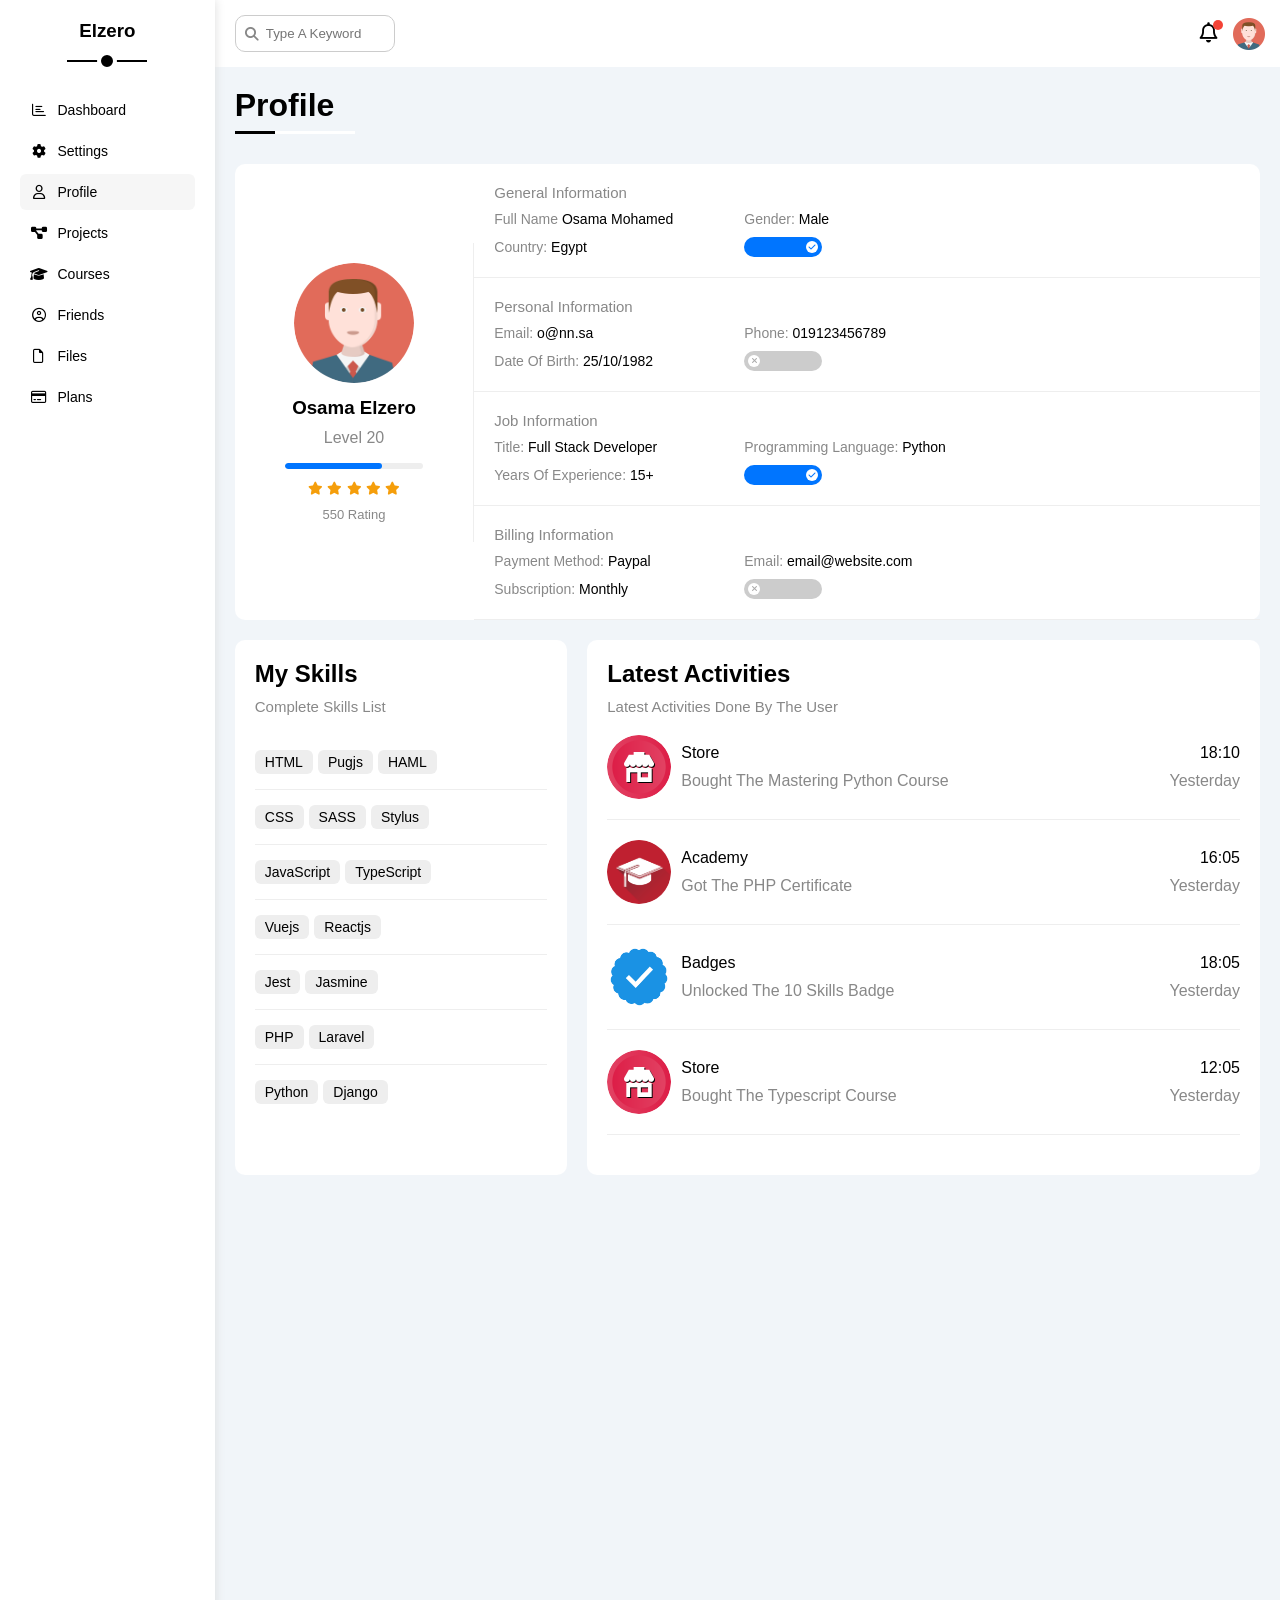
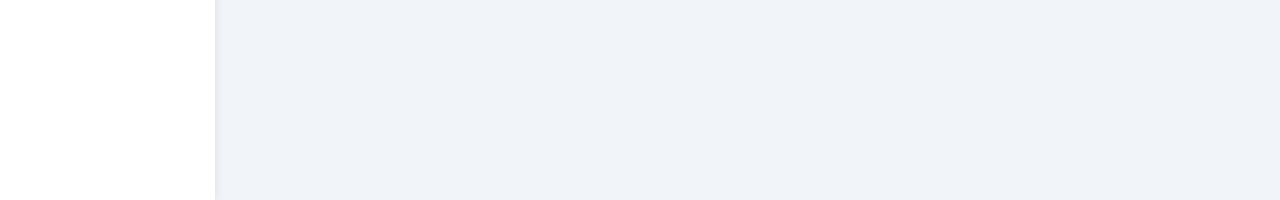
<file: profile.html>
<!DOCTYPE html>
<html lang="en">
<head>
    <meta charset="UTF-8">
    <meta name="viewport" content="width=device-width, initial-scale=1.0">
    <link rel="stylesheet" href="css/all.min.css">
    <link rel="stylesheet" href="css/framework.css">
    <link rel="stylesheet" href="css/master.css">
    <link rel="preconnect" href="https://fonts.googleapis.com">
    <link rel="preconnect" href="https://fonts.gstatic.com" crossorigin>
    <link rel="stylesheet" href="https://fonts.googleapis.com/css2?family=Open+Sans:wght@300;500&display=swap">
    <title>Profile</title>
</head>
<body>
   <div class="page d-flex">
    <div class="sidebar bg-white p-20 p-relative">
        <h3 class="p-relative txt-c mt-0">Elzero</h3>
        <ul>
          <li>
            <a class="d-flex align-center fs-14 c-black rad-6 p-10" href="index.html">
              <i class="fa-regular fa-chart-bar fa-fw"></i>
              <span>Dashboard</span>
            </a>
          </li>
          <li>
            <a class="d-flex align-center fs-14 c-black rad-6 p-10" href="settings.html">
              <i class="fa-solid fa-gear fa-fw"></i>
              <span>Settings</span>
            </a>
          </li>
          <li>
            <a class="active d-flex align-center fs-14 c-black rad-6 p-10" href="profile.html">
              <i class="fa-regular fa-user fa-fw"></i>
              <span>Profile</span>
            </a>
          </li>
          <li>
            <a class="d-flex align-center fs-14 c-black rad-6 p-10" href="projects.html">
              <i class="fa-solid fa-diagram-project fa-fw"></i>
              <span>Projects</span>
            </a>
          </li>
          <li>
            <a class="d-flex align-center fs-14 c-black rad-6 p-10" href="courses.html">
              <i class="fa-solid fa-graduation-cap fa-fw"></i>
              <span>Courses</span>
            </a>
          </li>
          <li>
            <a class="d-flex align-center fs-14 c-black rad-6 p-10" href="friends.html">
              <i class="fa-regular fa-circle-user fa-fw"></i>
              <span>Friends</span>
            </a>
          </li>
          <li>
            <a class="d-flex align-center fs-14 c-black rad-6 p-10" href="files.html">
              <i class="fa-regular fa-file fa-fw"></i>
              <span>Files</span>
            </a>
          </li>
          <li>
            <a class="d-flex align-center fs-14 c-black rad-6 p-10" href="plans.html">
              <i class="fa-regular fa-credit-card fa-fw"></i>
              <span>Plans</span>
            </a>
          </li>
        </ul>
    </div>
    <div class="content w-full ">
        <!--  Start Head  -->
          <div class="head bg-white p-15 between-flex">
            <div class="search p-relative">
                <input class="p-10" type="search" placeholder="Type A Keyword">
            </div>
            <div class="icons d-flex align-center">
                <span class="notification p-relative">
                    <i class="fa-regular fa-bell fa-lg"></i>
                </span>
                <img src="imgs/avatar.png" alt="">
            </div>
          </div>
          <!--  End Head  -->
            <h1 class="p-relative">Profile</h1>
            <div class="profile-page m-20">
                <!--  Start Overview  -->
                <div class="overview bg-white rad-10 d-flex align-center">
                    <div class="avatar-box txt-c p-20">
                        <img class="rad-half mb-10" src="imgs/avatar.png" alt="">
                        <h3 class="m-0">Osama Elzero</h3>
                        <p class="c-grey mt-10">Level 20</p>
                        <div class="level bg-eee rad-6 p-relative">
                            <span style="width: 70%;"></span>
                        </div>
                        <div class="rating mt-10 mb-10">
                            <i class="fa-solid fa-star c-orange fs-13"></i>
                            <i class="fa-solid fa-star c-orange fs-13"></i>
                            <i class="fa-solid fa-star c-orange fs-13"></i>
                            <i class="fa-solid fa-star c-orange fs-13"></i>
                            <i class="fa-solid fa-star c-orange fs-13"></i>
                        </div>
                        <p class="m-0 c-grey fs-13">550 Rating</p>
                    </div>
                    <div class="info-box w-full txt-c-mobile">
                        <!--  Start Information Row  -->
                          <div class="box p-20 d-flex align-center">
                            <h4 class="m-0 c-grey fs-15 w-full">General Information</h4>
                              <div class="fs-14">
                                <span class="c-grey">Full Name</span>
                                <span>Osama Mohamed</span>
                            </div>
                            <div class="fs-14">
                                <span class="c-grey">Gender:</span>
                                <span>Male</span>
                            </div>
                            <div class="fs-14">
                                <span class="c-grey">Country:</span>
                                <span>Egypt</span>
                            </div>
                                 <div class="fs-14">
                                    <label>
                                    <input class="toggle-checkbox" type="checkbox" checked>
                                    <div class="toggle-switch"></div>
                                       </label>
                                        </div>
                                           </div>
                                           <!--  End Information Row  -->
                                             <!--  Start Information Row  -->
                         <div class="box p-20 d-flex align-center">
                            <h4 class="m-0 c-grey fs-15 w-full">Personal Information</h4>
                              <div class="fs-14">
                                <span class="c-grey">Email:</span>
                                <span>o@nn.sa</span>
                            </div>
                            <div class="fs-14">
                                <span class="c-grey">Phone:</span>
                                <span>019123456789</span>
                            </div>
                            <div class="fs-14">
                                <span class="c-grey">Date Of Birth:</span>
                                <span> 25/10/1982</span>
                            </div>
                                 <div class="fs-14">
                                    <label>
                                    <input class="toggle-checkbox" type="checkbox">
                                    <div class="toggle-switch"></div>
                                       </label>
                                        </div>
                                           </div>
                                           <!--  End Information Row  -->
                                              <!--  Start Information Row  -->
                            <div class="box p-20 d-flex align-center">
                            <h4 class="m-0 c-grey fs-15 w-full">Job Information</h4>
                              <div class="fs-14">
                                <span class="c-grey">Title:</span>
                                <span>Full Stack Developer</span>
                            </div>
                            <div class="fs-14">
                                <span class="c-grey">Programming Language:</span>
                                <span>Python</span>
                            </div>
                            <div class="fs-14">
                                <span class="c-grey">Years Of Experience:</span>
                                <span>15+</span>
                            </div>
                                 <div class="fs-14">
                                    <label>
                                    <input class="toggle-checkbox" type="checkbox" checked>
                                    <div class="toggle-switch"></div>
                                       </label>
                                        </div>
                                           </div>
                                           <!--  End Information Row  -->
                                             <!--  Start Information Row  -->
                          <div class="box p-20 d-flex align-center">
                            <h4 class="m-0 c-grey fs-15 w-full">Billing Information</h4>
                              <div class="fs-14">
                                <span class="c-grey">Payment Method:</span>
                                <span>Paypal</span>
                            </div>
                            <div class="fs-14">
                                <span class="c-grey">Email:</span>
                                <span>email@website.com</span>
                            </div>
                            <div class="fs-14">
                                <span class="c-grey">Subscription:</span>
                                <span>Monthly</span>
                            </div>
                                 <div class="fs-14">
                                    <label>
                                    <input class="toggle-checkbox" type="checkbox">
                                    <div class="toggle-switch"></div>
                                       </label>
                                        </div>
                                           </div>
                                           <!--  End Information Row  -->
                    </div>
                </div>
                <!--  End Overview  -->
                  <!--  Start Other Data  -->
                    <div class="other-data d-flex gap-20">
                        <div class="skills-card bg-white mt-20 p-20 rad-10">
                            <h2 class="mt-0 mb-10">My Skills</h2>
                            <p class="mt-0 mb-20 fs-15 c-grey">Complete Skills List</p>
                            <ul class="m-0 txt-c-mobile">
                                <li><span>HTML</span><span>Pugjs</span><span>HAML</span></li>
                                <li><span>CSS</span><span>SASS</span><span>Stylus</span></li>
                                <li><span>JavaScript</span><span>TypeScript</span></li>
                                <li><span>Vuejs</span><span>Reactjs</span></li>
                                <li><span>Jest</span><span>Jasmine</span></li>
                                <li><span>PHP</span><span>Laravel</span></li>
                                <li><span>Python</span><span>Django</span></li>
                            </ul>
                        </div>
                        <div class="activities bg-white mt-20 p-20 rad-10">
                            <h2 class="mt-0 mb-10">Latest Activities</h2>
                            <p class="mt-0 mb-20 fs-15 c-grey">Latest Activities Done By The User</p>
                            <div class="activity d-flex align-center txt-c-mobile">
                                <img src="imgs/activity-01.png" alt="">
                                <div class="info">
                                    <span class="d-block mb-10">Store</span>
                                    <span class="c-grey">Bought The Mastering Python Course</span>
                                </div>
                                <div class="date">
                                     <span class="d-block mb-10">18:10</span>
                                     <span class="c-grey">Yesterday</span>
                                </div>
                            </div>
                             <div class="activity d-flex align-center txt-c-mobile">
                                <img src="imgs/activity-02.png" alt="">
                                <div class="info">
                                    <span class="d-block mb-10">Academy</span>
                                    <span class="c-grey">Got The PHP Certificate</span>
                                </div>
                                <div class="date">
                                     <span class="d-block mb-10">16:05</span>
                                     <span class="c-grey">Yesterday</span>
                                </div>
                            </div>
                             <div class="activity d-flex align-center txt-c-mobile">
                                <img src="imgs/activity-03.png" alt="">
                                <div class="info">
                                    <span class="d-block mb-10">Badges</span>
                                    <span class="c-grey">Unlocked The 10 Skills Badge</span>
                                </div>
                                <div class="date">
                                     <span class="d-block mb-10">18:05</span>
                                     <span class="c-grey">Yesterday</span>
                                </div>
                            </div>
                             <div class="activity d-flex align-center txt-c-mobile">
                                <img src="imgs/activity-01.png" alt="">
                                <div class="info">
                                    <span class="d-block mb-10">Store</span>
                                    <span class="c-grey">Bought The Typescript Course</span>
                                </div>
                                <div class="date">
                                     <span class="d-block mb-10">12:05</span>
                                     <span class="c-grey">Yesterday</span>
                                </div>

                            </div>
                        </div>
                    </div>
                    <!--  End Other Data  -->
            </div>
            </div>
            </div>
</file>
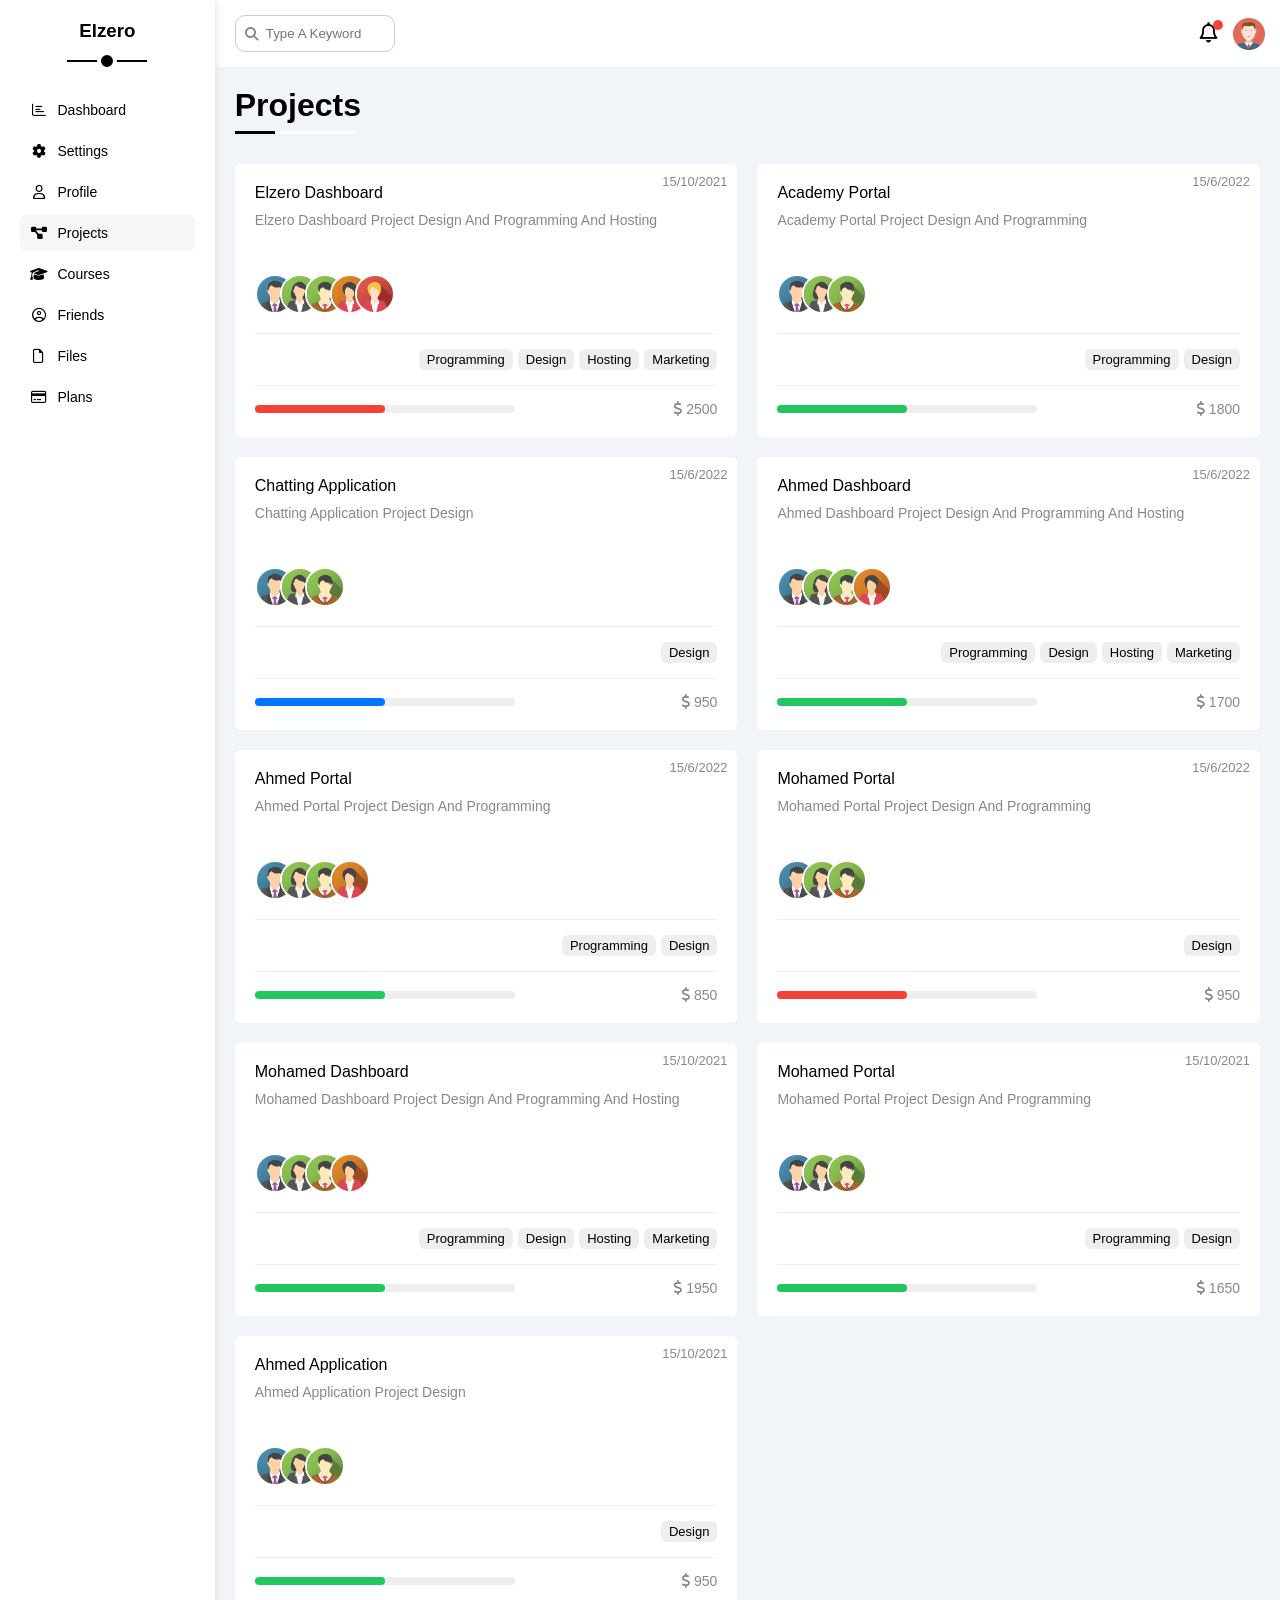
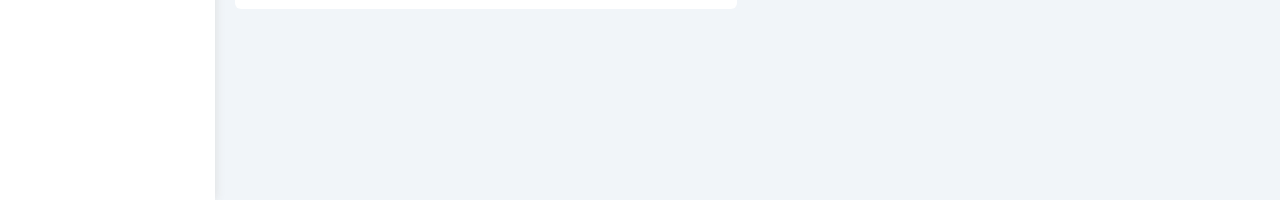
<file: projects.html>
<!DOCTYPE html>
<html lang="en">
<head>
    <meta charset="UTF-8">
    <meta name="viewport" content="width=device-width, initial-scale=1.0">
    <link rel="stylesheet" href="css/all.min.css">
    <link rel="stylesheet" href="css/framework.css">
    <link rel="stylesheet" href="css/master.css">
    <link rel="preconnect" href="https://fonts.googleapis.com">
    <link rel="preconnect" href="https://fonts.gstatic.com" crossorigin>
    <link rel="stylesheet" href="https://fonts.googleapis.com/css2?family=Open+Sans:wght@300;500&display=swap">
    <title>Projects</title>
</head>
<body>
   <div class="page d-flex">
    <div class="sidebar bg-white p-20 p-relative">
        <h3 class="p-relative txt-c mt-0">Elzero</h3>
        <ul>
          <li>
            <a class="d-flex align-center fs-14 c-black rad-6 p-10" href="index.html">
              <i class="fa-regular fa-chart-bar fa-fw"></i>
              <span>Dashboard</span>
            </a>
          </li>
          <li>
            <a class="d-flex align-center fs-14 c-black rad-6 p-10" href="settings.html">
              <i class="fa-solid fa-gear fa-fw"></i>
              <span>Settings</span>
            </a>
          </li>
          <li>
            <a class="d-flex align-center fs-14 c-black rad-6 p-10" href="profile.html">
              <i class="fa-regular fa-user fa-fw"></i>
              <span>Profile</span>
            </a>
          </li>
          <li>
            <a class="active d-flex align-center fs-14 c-black rad-6 p-10" href="projects.html">
              <i class="fa-solid fa-diagram-project fa-fw"></i>
              <span>Projects</span>
            </a>
          </li>
          <li>
            <a class="d-flex align-center fs-14 c-black rad-6 p-10" href="courses.html">
              <i class="fa-solid fa-graduation-cap fa-fw"></i>
              <span>Courses</span>
            </a>
          </li>
          <li>
            <a class="d-flex align-center fs-14 c-black rad-6 p-10" href="friends.html">
              <i class="fa-regular fa-circle-user fa-fw"></i>
              <span>Friends</span>
            </a>
          </li>
          <li>
            <a class="d-flex align-center fs-14 c-black rad-6 p-10" href="files.html">
              <i class="fa-regular fa-file fa-fw"></i>
              <span>Files</span>
            </a>
          </li>
          <li>
            <a class="d-flex align-center fs-14 c-black rad-6 p-10" href="plans.html">
              <i class="fa-regular fa-credit-card fa-fw"></i>
              <span>Plans</span>
            </a>
          </li>
        </ul>
    </div>
    <div class="content w-full ">
        <!--  Start Head  -->
          <div class="head bg-white p-15 between-flex">
            <div class="search p-relative">
                <input class="p-10" type="search" placeholder="Type A Keyword">
            </div>
            <div class="icons d-flex align-center">
                <span class="notification p-relative">
                    <i class="fa-regular fa-bell fa-lg"></i>
                </span>
                <img src="imgs/avatar.png" alt="">
            </div>
          </div>
          <!--  End Head  -->
            <h1 class="p-relative">Projects</h1>
            <div class="projects-page d-grid m-20 gap-20">
                <div class="project bg-white p-20 rad-6 p-relative">
                    <span class="date fs-13 c-grey">15/10/2021</span>
                    <h4 class="m-0">Elzero Dashboard</h4>
                    <p class="c-grey fs-14 mt-10 mb-10">Elzero Dashboard Project Design And Programming And Hosting</p>
                    <div class="team">
                        <a href="#"><img src="imgs/team-01.png" alt=""></a>
                        <a href="#"><img src="imgs/team-02.png" alt=""></a>
                        <a href="#"><img src="imgs/team-03.png" alt=""></a>
                        <a href="#"><img src="imgs/team-04.png" alt=""></a>
                        <a href="#"><img src="imgs/team-05.png" alt=""></a>
                    </div>
                    <div class="do d-flex">
                        <span class="bg-eee fs-13 rad-6">Programming</span>
                        <span class="bg-eee fs-13 rad-6">Design</span>
                        <span class="bg-eee fs-13 rad-6">Hosting</span>
                        <span class="bg-eee fs-13 rad-6">Marketing</span>
                    </div>
                    <div class="info between-flex">
                        <div class="prog bg-eee">
                            <span class="bg-red" style="width: 50%;"></span>
                        </div>
                        <div class="fs-14 c-grey">
                            <i class="fa-solid fa-dollar-sign"></i>
                            2500
                        </div>
                    </div>
                </div>
                 <div class="project bg-white p-20 rad-6 p-relative">
                    <span class="date fs-13 c-grey">15/6/2022</span>
                    <h4 class="m-0">Academy Portal</h4>
                    <p class="c-grey fs-14 mt-10 mb-10">Academy Portal Project Design And Programming</p>
                    <div class="team">
                        <a href="#"><img src="imgs/team-01.png" alt=""></a>
                        <a href="#"><img src="imgs/team-02.png" alt=""></a>
                        <a href="#"><img src="imgs/team-03.png" alt=""></a>
                    </div>
                    <div class="do d-flex">
                        <span class="bg-eee fs-13 rad-6">Programming</span>
                        <span class="bg-eee fs-13 rad-6">Design</span>
                    </div>
                    <div class="info between-flex">
                        <div class="prog bg-eee">
                            <span class="bg-green" style="width: 50%;"></span>
                        </div>
                        <div class="fs-14 c-grey">
                            <i class="fa-solid fa-dollar-sign"></i>
                            1800
                        </div>
                    </div>
                </div>
                 <div class="project bg-white p-20 rad-6 p-relative">
                    <span class="date fs-13 c-grey">15/6/2022</span>
                    <h4 class="m-0">Chatting Application</h4>
                    <p class="c-grey fs-14 mt-10 mb-10">Chatting Application Project Design</p>
                    <div class="team">
                        <a href="#"><img src="imgs/team-01.png" alt=""></a>
                        <a href="#"><img src="imgs/team-02.png" alt=""></a>
                        <a href="#"><img src="imgs/team-03.png" alt=""></a>
                    </div>
                    <div class="do d-flex">
                        <span class="bg-eee fs-13 rad-6">Design</span>
                    </div>
                    <div class="info between-flex">
                        <div class="prog bg-eee">
                            <span class="bg-blue" style="width: 50%;"></span>
                        </div>
                        <div class="fs-14 c-grey">
                            <i class="fa-solid fa-dollar-sign"></i>
                            950
                        </div>
                    </div>
                </div>
                 <div class="project bg-white p-20 rad-6 p-relative">
                    <span class="date fs-13 c-grey">15/6/2022</span>
                    <h4 class="m-0">Ahmed Dashboard</h4>
                    <p class="c-grey fs-14 mt-10 mb-10">Ahmed Dashboard Project Design And Programming And Hosting</p>
                    <div class="team">
                        <a href="#"><img src="imgs/team-01.png" alt=""></a>
                        <a href="#"><img src="imgs/team-02.png" alt=""></a>
                        <a href="#"><img src="imgs/team-03.png" alt=""></a>
                        <a href="#"><img src="imgs/team-04.png" alt=""></a>
                    </div>
                    <div class="do d-flex">
                        <span class="bg-eee fs-13 rad-6">Programming</span>
                        <span class="bg-eee fs-13 rad-6">Design</span>
                        <span class="bg-eee fs-13 rad-6">Hosting</span>
                        <span class="bg-eee fs-13 rad-6">Marketing</span>
                    </div>
                    <div class="info between-flex">
                        <div class="prog bg-eee">
                            <span class="bg-green" style="width: 50%;"></span>
                        </div>
                        <div class="fs-14 c-grey">
                            <i class="fa-solid fa-dollar-sign"></i>
                            1700
                        </div>
                    </div>
                </div>
                 <div class="project bg-white p-20 rad-6 p-relative">
                    <span class="date fs-13 c-grey">15/6/2022</span>
                    <h4 class="m-0">Ahmed Portal</h4>
                    <p class="c-grey fs-14 mt-10 mb-10">Ahmed Portal Project Design And Programming</p>
                    <div class="team">
                        <a href="#"><img src="imgs/team-01.png" alt=""></a>
                        <a href="#"><img src="imgs/team-02.png" alt=""></a>
                        <a href="#"><img src="imgs/team-03.png" alt=""></a>
                        <a href="#"><img src="imgs/team-04.png" alt=""></a>
                    </div>
                    <div class="do d-flex">
                        <span class="bg-eee fs-13 rad-6">Programming</span>
                        <span class="bg-eee fs-13 rad-6">Design</span>
                    </div>
                    <div class="info between-flex">
                        <div class="prog bg-eee">
                            <span class="bg-green" style="width: 50%;"></span>
                        </div>
                        <div class="fs-14 c-grey">
                            <i class="fa-solid fa-dollar-sign"></i>
                            850
                        </div>
                    </div>
                </div>
                 <div class="project bg-white p-20 rad-6 p-relative">
                    <span class="date fs-13 c-grey">15/6/2022</span>
                    <h4 class="m-0">Mohamed Portal</h4>
                    <p class="c-grey fs-14 mt-10 mb-10">Mohamed Portal Project Design And Programming</p>
                    <div class="team">
                        <a href="#"><img src="imgs/team-01.png" alt=""></a>
                        <a href="#"><img src="imgs/team-02.png" alt=""></a>
                        <a href="#"><img src="imgs/team-03.png" alt=""></a>
                    </div>
                    <div class="do d-flex">
                        <span class="bg-eee fs-13 rad-6">Design</span>
                    </div>
                    <div class="info between-flex">
                        <div class="prog bg-eee">
                            <span class="bg-red" style="width: 50%;"></span>
                        </div>
                        <div class="fs-14 c-grey">
                            <i class="fa-solid fa-dollar-sign"></i>
                             950
                        </div>
                    </div>
                </div>
                 <div class="project bg-white p-20 rad-6 p-relative">
                    <span class="date fs-13 c-grey">15/10/2021</span>
                    <h4 class="m-0">Mohamed Dashboard</h4>
                    <p class="c-grey fs-14 mt-10 mb-10">Mohamed Dashboard Project Design And Programming And Hosting</p>
                    <div class="team">
                        <a href="#"><img src="imgs/team-01.png" alt=""></a>
                        <a href="#"><img src="imgs/team-02.png" alt=""></a>
                        <a href="#"><img src="imgs/team-03.png" alt=""></a>
                        <a href="#"><img src="imgs/team-04.png" alt=""></a>
                    </div>
                    <div class="do d-flex">
                        <span class="bg-eee fs-13 rad-6">Programming</span>
                        <span class="bg-eee fs-13 rad-6">Design</span>
                        <span class="bg-eee fs-13 rad-6">Hosting</span>
                        <span class="bg-eee fs-13 rad-6">Marketing</span>
                    </div>
                    <div class="info between-flex">
                        <div class="prog bg-eee">
                            <span class="bg-green" style="width: 50%;"></span>
                        </div>
                        <div class="fs-14 c-grey">
                            <i class="fa-solid fa-dollar-sign"></i>
                            1950
                        </div>
                    </div>
                </div>
                  <div class="project bg-white p-20 rad-6 p-relative">
                    <span class="date fs-13 c-grey">15/10/2021</span>
                    <h4 class="m-0">Mohamed Portal</h4>
                    <p class="c-grey fs-14 mt-10 mb-10">Mohamed Portal Project Design And Programming</p>
                    <div class="team">
                        <a href="#"><img src="imgs/team-01.png" alt=""></a>
                        <a href="#"><img src="imgs/team-02.png" alt=""></a>
                        <a href="#"><img src="imgs/team-03.png" alt=""></a>
                    </div>
                    <div class="do d-flex">
                        <span class="bg-eee fs-13 rad-6">Programming</span>
                        <span class="bg-eee fs-13 rad-6">Design</span>
                    </div>
                    <div class="info between-flex">
                        <div class="prog bg-eee">
                            <span class="bg-green" style="width: 50%;"></span>
                        </div>
                        <div class="fs-14 c-grey">
                            <i class="fa-solid fa-dollar-sign"></i>
                            1650
                        </div>
                    </div>
                </div>
                  <div class="project bg-white p-20 rad-6 p-relative">
                    <span class="date fs-13 c-grey">15/10/2021</span>
                    <h4 class="m-0">Ahmed Application</h4>
                    <p class="c-grey fs-14 mt-10 mb-10">Ahmed Application Project Design</p>
                    <div class="team">
                        <a href="#"><img src="imgs/team-01.png" alt=""></a>
                        <a href="#"><img src="imgs/team-02.png" alt=""></a>
                        <a href="#"><img src="imgs/team-03.png" alt=""></a>
                    </div>
                    <div class="do d-flex">
                        <span class="bg-eee fs-13 rad-6">Design</span>
                    </div>
                    <div class="info between-flex">
                        <div class="prog bg-eee">
                            <span class="bg-green" style="width: 50%;"></span>
                        </div>
                        <div class="fs-14 c-grey">
                            <i class="fa-solid fa-dollar-sign"></i>
                            950
                        </div>
                    </div>
                </div>
            </div>
            </div>
            </div>
</file>
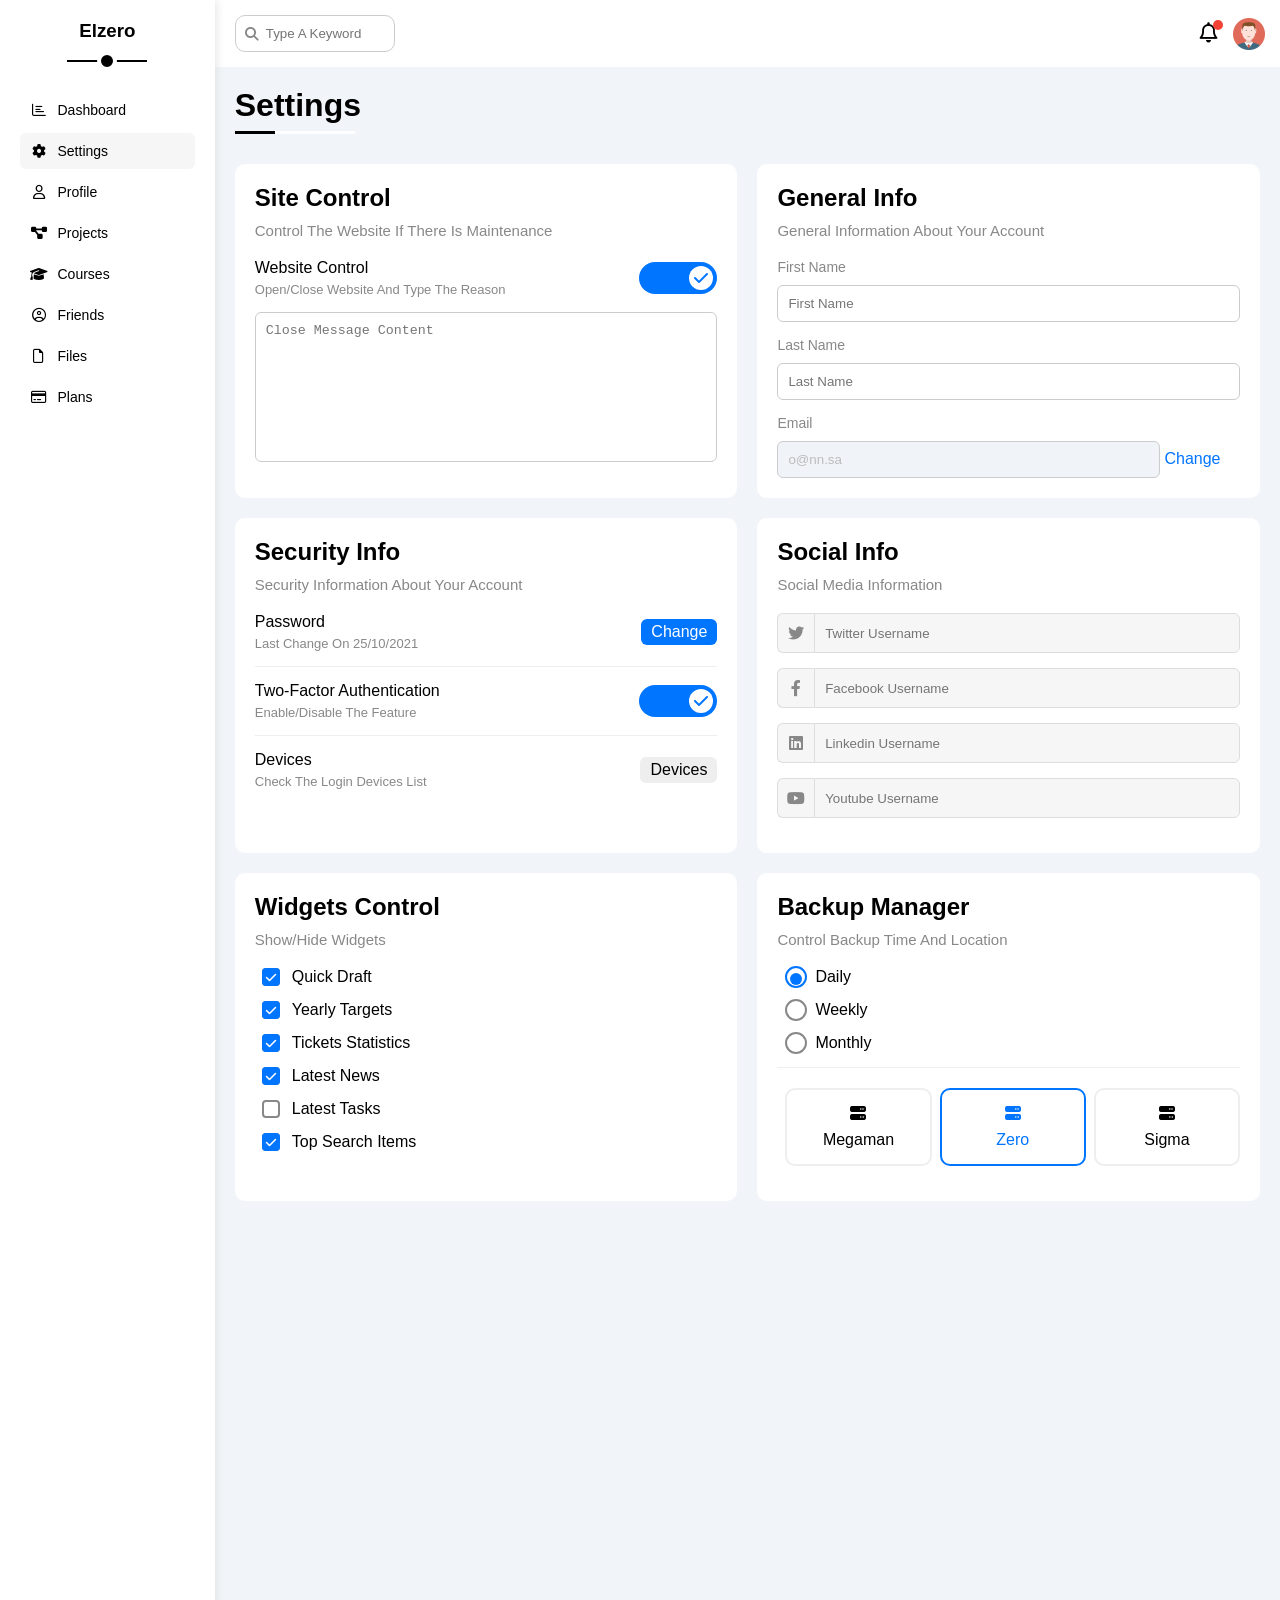
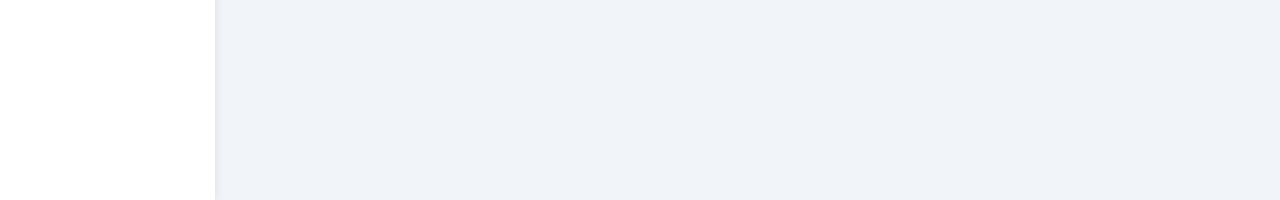
<file: settings.html>
<!DOCTYPE html>
<html lang="en">
<head>
    <meta charset="UTF-8">
    <meta name="viewport" content="width=device-width, initial-scale=1.0">
    <link rel="stylesheet" href="css/all.min.css">
    <link rel="stylesheet" href="css/framework.css">
    <link rel="stylesheet" href="css/master.css">
    <link rel="preconnect" href="https://fonts.googleapis.com">
    <link rel="preconnect" href="https://fonts.gstatic.com" crossorigin>
    <link rel="stylesheet" href="https://fonts.googleapis.com/css2?family=Open+Sans:wght@300;500&display=swap">
    <title>Settings</title>
</head>
<body>
   <div class="page d-flex">
    <div class="sidebar bg-white p-20 p-relative">
        <h3 class="p-relative txt-c mt-0">Elzero</h3>
        <ul>
          <li>
            <a class="d-flex align-center fs-14 c-black rad-6 p-10" href="index.html">
              <i class="fa-regular fa-chart-bar fa-fw"></i>
              <span>Dashboard</span>
            </a>
          </li>
          <li>
            <a class=" active d-flex align-center fs-14 c-black rad-6 p-10" href="settings.html">
              <i class="fa-solid fa-gear fa-fw"></i>
              <span>Settings</span>
            </a>
          </li>
          <li>
            <a class="d-flex align-center fs-14 c-black rad-6 p-10" href="profile.html">
              <i class="fa-regular fa-user fa-fw"></i>
              <span>Profile</span>
            </a>
          </li>
          <li>
            <a class="d-flex align-center fs-14 c-black rad-6 p-10" href="projects.html">
              <i class="fa-solid fa-diagram-project fa-fw"></i>
              <span>Projects</span>
            </a>
          </li>
          <li>
            <a class="d-flex align-center fs-14 c-black rad-6 p-10" href="courses.html">
              <i class="fa-solid fa-graduation-cap fa-fw"></i>
              <span>Courses</span>
            </a>
          </li>
          <li>
            <a class="d-flex align-center fs-14 c-black rad-6 p-10" href="friends.html">
              <i class="fa-regular fa-circle-user fa-fw"></i>
              <span>Friends</span>
            </a>
          </li>
          <li>
            <a class="d-flex align-center fs-14 c-black rad-6 p-10" href="files.html">
              <i class="fa-regular fa-file fa-fw"></i>
              <span>Files</span>
            </a>
          </li>
          <li>
            <a class="d-flex align-center fs-14 c-black rad-6 p-10" href="plans.html">
              <i class="fa-regular fa-credit-card fa-fw"></i>
              <span>Plans</span>
            </a>
          </li>
        </ul>
    </div>
    <div class="content w-full ">
        <!--  Start Head  -->
          <div class="head bg-white p-15 between-flex">
            <div class="search p-relative">
                <input class="p-10" type="search" placeholder="Type A Keyword">
            </div>
            <div class="icons d-flex align-center">
                <span class="notification p-relative">
                    <i class="fa-regular fa-bell fa-lg"></i>
                </span>
                <img src="imgs/avatar.png" alt="">
            </div>
          </div>
          <!--  End Head  -->
            <h1 class="p-relative">Settings</h1>
            <div class="settings-page m-20 d-grid gap-20">
                <!--  Start Settings Box  -->
                   <!--  Start Site Control  -->  
                  <div class="bg-white p-20 rad-10">
                    <h2 class="mt-0 mb-10">Site Control</h2>
                    <p class="mt-0 mb-20 fs-15 c-grey">Control The Website If There Is Maintenance</p>
                    <div class="between-flex mb-15">
                        <div>
                            <span>Website Control</span>
                            <p class="c-grey fs-13 mt-5 mb-0">Open/Close Website And Type The Reason</p>
                        </div>
                        <div>
                    <label>
                    <input class="toggle-checkbox" type="checkbox" checked>
                    <div class="toggle-switch"></div>
                        </label>
                        </div>
                    </div>
                    <textarea class="close-message d-block w-full p-10 rad-6" placeholder="Close Message Content"></textarea>
                  </div>  
                  <!--  End Site Control  -->  
                     <!--  Start General Info  -->  
                  <div class="bg-white p-20 rad-10">
                    <h2 class="mt-0 mb-10">General Info</h2>
                    <p class="mt-0 mb-20 fs-15 c-grey">General Information About Your Account</p>
                        <div class="mb-15">
                            <label class="fs-14 c-grey d-block mb-10" for="first">First Name</label>
                            <input class="d-block p-10 rad-6 w-full b-none border-ccc" type="text" id="first" placeholder="First Name">
                        </div>      
                         <div class="mb-15">
                            <label class="fs-14 c-grey d-block mb-10" for="last">Last Name</label>
                            <input class="d-block p-10 rad-6 w-full b-none border-ccc" type="text" id="last" placeholder="Last Name">
                        </div>      
                         <div>
                            <label class="fs-14 c-grey d-block mb-10" for="email">Email</label>
                            <input class="email d-block p-10 rad-6 w-full b-none border-ccc" type="email" id="email" value="o@nn.sa" disabled>
                            <a class="c-blue" href="#">Change</a>
                        </div>      
            </div>
            <!--  End General Info  -->  
              <!--  Start Security Info  -->
                <div class="p-20 bg-white rad-10">
            <h2 class="mt-0 mb-10">Security Info</h2>
            <p class="mt-0 mb-20 c-grey fs-15">Security Information About Your Account</p>
            <div class="sec-box mb-15 between-flex">
              <div>
                <span>Password</span>
                <p class="c-grey mt-5 mb-0 fs-13">Last Change On 25/10/2021</p>
              </div>
              <a class="button bg-blue c-white btn-shape" href="#">Change</a>
            </div>
            <div class="sec-box mb-15 between-flex">
              <div>
                <span>Two-Factor Authentication</span>
                <p class="c-grey mt-5 mb-0 fs-13">Enable/Disable The Feature</p>
              </div>
              <label>
                <input class="toggle-checkbox" type="checkbox" checked />
                <div class="toggle-switch"></div>
              </label>
            </div>
            <div class="sec-box between-flex">
              <div>
                <span>Devices</span>
                <p class="c-grey mt-5 mb-0 fs-13">Check The Login Devices List</p>
              </div>
              <a class="bg-eee c-black btn-shape" href="#">Devices</a>
            </div>
          </div>
          <!--  End Security Info  -->
            <!--  Start Social Info  -->
            <div class="social-boxes p-20 bg-white rad-10">
            <h2 class="mt-0 mb-10">Social Info</h2>
            <p class="mt-0 mb-20 c-grey fs-15">Social Media Information</p>
            <div class="d-flex align-center mb-15">
                <i class="fa-brands fa-twitter center-flex c-grey"></i>
                <input class="w-full" type="text" placeholder="Twitter Username">
            </div>
              <div class="d-flex align-center mb-15">
                <i class="fa-brands fa-facebook-f center-flex c-grey"></i>
                <input class="w-full" type="text" placeholder="Facebook Username">
            </div>
              <div class="d-flex align-center mb-15">
                <i class="fa-brands fa-linkedin center-flex c-grey"></i>
                <input class="w-full" type="text" placeholder="Linkedin Username">
            </div>
              <div class="d-flex align-center mb-15">
                <i class="fa-brands fa-youtube center-flex c-grey"></i>
                <input class="w-full" type="text" placeholder="Youtube Username">
            </div>
          </div>
          <!--  End Social Info  -->
            <!--  Start Widgets Control  -->
                <div class="widgets-control p-20 bg-white rad-10">
            <h2 class="mt-0 mb-10">Widgets Control</h2>
            <p class="mt-0 mb-20 c-grey fs-15">Show/Hide Widgets</p>
            <div class="control d-flex align-center mb-15">
                <input type="checkbox" id="one" checked>
                <label for="one">Quick Draft</label>
            </div>
            <div class="control d-flex align-center mb-15">
                <input type="checkbox" id="two" checked>
                <label for="two">Yearly Targets</label>
            </div>
            <div class="control d-flex align-center mb-15">
                <input type="checkbox" id="three" checked>
                <label for="three">Tickets Statistics</label>
            </div>
            <div class="control d-flex align-center mb-15">
                <input type="checkbox" id="four" checked>
                <label for="four">Latest News</label>
            </div>
            <div class="control d-flex align-center mb-15">
                <input type="checkbox" id="five">
                <label for="five">Latest Tasks</label>
            </div>
            <div class="control d-flex align-center mb-15">
                <input type="checkbox" id="six" checked>
                <label for="six">Top Search Items</label>
            </div>
          </div>
              <!--  End Widgets Control  -->
                <!--  Start Backup Manager  -->
         <div class="backup-control p-20 bg-white rad-10">
            <h2 class="mt-0 mb-10">Backup Manager</h2>
            <p class="mt-0 mb-20 c-grey fs-15">Control Backup Time And Location</p>
            <div class="date d-flex align-center mb-15">
                <input type="radio" name="time" id="daily" checked>
                <label for="daily">Daily</label>
            </div>
            <div class="date d-flex align-center mb-15">
                <input type="radio" name="time" id="weekly">
                <label for="weekly">Weekly</label>
            </div>
            <div class="date d-flex align-center mb-15">
                <input type="radio" name="time" id="monthly">
                <label for="monthly">Monthly</label>
            </div>
            <div class="servers d-flex align-center txt-c">
                <input type="radio" name="server" id="server-one">
                <div class="server mb-15 rad-10 w-full">
                    <label class="d-block m-15" for="server-one">
                        <i class="fa-solid fa-server d-block mb-10"></i>
                          Megaman
                    </label>
                </div>
                   <input type="radio" name="server" id="server-two" checked>
                <div class="server mb-15 rad-10 w-full">
                    <label class="d-block m-15" for="server-two">
                        <i class="fa-solid fa-server d-block mb-10"></i>
                          Zero
                    </label>
                </div>
                   <input type="radio" name="server" id="server-three">
                <div class="server mb-15 rad-10 w-full">
                    <label class="d-block m-15" for="server-three">
                        <i class="fa-solid fa-server d-block mb-10"></i>
                          Sigma
                    </label>
                </div>

            </div>
          </div>
                  <!--  End Backup Manager  -->
            </div>
            <!--  End Settings Box  --> 
              </div>
              </div>
</file>
<file: css/framework.css>
/*  Start Box  */
.d-flex {
    display: flex;
}
.align-center {
    align-items: center;
}
.space-between {
    justify-content: space-between;
}
.f-wrap {
    flex-wrap: wrap;
}
.d-grid {
    display: grid;
}
.gap-20 {
    gap: 20px;
}
.d-block {
    display: block;
}
@media (max-width: 767px) {
    .block-mobile {
        display: block;
    }
    .hide-in-mobile {
        display: none;
    }
}
/*  End Box  */
/*  Start Padding + Margin  */
.p-10 {
    padding: 10px;
}
.p-15 {
    padding: 15px;
}
.p-20 {
    padding: 20px;
}
.pt-10 {
    padding-top: 10px;
}
.pt-15 {
    padding-top: 15px;
}
.pt-20 {
    padding-top: 20px;
}
.pb-10 {
    padding-bottom: 10px;
}
.pb-15 {
    padding-bottom: 15px;
}
.pb-20 {
    padding-bottom: 20px;
}
.pl-15 {
    padding-left: 15px;
}
.m-0 {
    margin: 0;
}
.m-15 {
    margin: 15px;
}
.m-20 {
    margin: 20px;
}
.mt-0 {
    margin-top: 0;
}
.mt-5 {
    margin-top: 5px;
}
.mt-10 {
    margin-top: 10px;
}
.mt-15 {
    margin-top: 15px;
}
.mt-20 {
    margin-top: 20px;
}
.mt-25 {
    margin-top: 25px;
}
.mr-10 {
    margin-right: 10px;
}
.mr-15 {
    margin-right: 15px;
}
.mb-0 {
    margin-bottom: 0;
}
.mb-5 {
    margin-bottom: 5px;
}
.mb-10 {
    margin-bottom: 10px;
}
.mb-15 {
    margin-bottom: 15px;
}
.mb-20 {
    margin-bottom: 20px;
}
.mb-25 {
    margin-bottom: 25px;
}
/*  End Padding + Margin  */
/*  Start Color  */
.bg-white {
    background-color: white;
}
.bg-eee {
    background-color: #eee;
}
.bg-blue {
    background-color: #0075ff;
}
.bg-orange {
    background-color: #f59e0b;
}
.bg-green {
    background-color: #22c55e;
}
.bg-red {
    background-color: #f44336;
}
.c-black {
    color: black;
}
.c-blue {
    color: #0075ff;
}
.c-alt-blue {
    color: #0d69d5;
}
.c-orange {
    color: #f59e0b;
}
.c-green {
    color: #22c55e;
}
.c-red {
    color: #f44336;
}
.c-grey {
    color:  #888;
}
.c-white {
    color: white;
}
/*  End Color  */
/*  Start Position  */
.p-relative {
    position: relative;
}
.p-absolute {
    position: absolute;
}
/*  End Position  */
/*  Start Font  */
.txt-c {
    text-align: center;
}
.fs-13 {
    font-size: 13px;
}
.fs-14 {
    font-size: 14px;
}
.fs-15 {
    font-size: 15px;
}
.fs-25 {
    font-size: 25px;
}
.fw-bold {
    font-weight: bold;
}
@media (max-width: 767px) {
    .txt-c-mobile {
        text-align: center;
    }
}
/*  End Font  */
/*  Start Border  */
.rad-6 {
    border-radius: 6px;
}
.rad-10 {
    border-radius: 10px;
}
.rad-half {
    border-radius: 50%;
}
.b-none {
    border: none;
}
.border-ccc {
    border: 1px solid #ccc;
}
.border-eee {
    border: 1px solid #eee;
}
/*  End Border  */
/*  Start Width + Height  */
.w-full {
    width: 100%;
}
.w-fit {
    width: fit-content;
}
.h-full {
    height: 100%;
}
.w-100 {
    width: 100px;
}
.h-100 {
    height: 100px;
}
/*  End Width + Height  */
/*  Start Component  */
.center-flex {
    display: flex;
    align-items: center;
    justify-content: center;
}
.between-flex {
    display: flex;
    align-items: center;
    justify-content: space-between;
}
.btn-shape {
    padding: 4px 10px;
    border-radius: 6px;
}
/*  End Component  */
</file>
<file: css/master.css>
/*  Start Variables  */
:root {
    --blue-color: #0075ff;
    --blue-alt-color: #0d69d5;
    --orange-color: #f59e0b;
    --green-color: #22c55e;
    --red-color: #f44336;
    --grey-color: #888;
}
/*  End Variables  */
* {
    box-sizing: border-box;
}
body {
    margin: 0;
    font-family: "Open-Sans" , sans-serif;
}
*:focus {
    outline: none;
}
a {
    text-decoration: none;
}
ul {
    list-style: none;
    padding: 0;
}
::-webkit-scrollbar {
    width: 15px;
}
::-webkit-scrollbar-track {
    background-color: white;
}
::-webkit-scrollbar-thumb {
    background-color: var(--blue-color);
}
::-webkit-scrollbar-thumb:hover {
    background-color: var(--blue-alt-color);
}
.page {
    background-color: #f1f5f9;
    min-height: 200vh;
}
/*  Start Sidebar  */
.sidebar {
    width: 250px;
    box-shadow: 0 0 10px #ddd;
}
.sidebar > h3 {
    margin-bottom: 50px;
}
.sidebar > h3::before ,
.sidebar > h3::after {
    content: "";
    position: absolute;
    background-color: black;
    left: 50%;
    transform: translateX(-50%);
}
.sidebar > h3::before {
    width: 80px;
    height: 2px;
    bottom: -20px;
}
.sidebar > h3::after {
    bottom: -29px;
    width: 12px;
    height: 12px;
    border-radius: 50%;
    border: 4px solid white;
}
.sidebar ul li a {
    margin-bottom: 5px;
    transition: 0.3s;
}
.sidebar ul li a:hover ,
.sidebar ul li a.active {
    background-color: #f6f6f6;
}
.sidebar ul li a span{
    font-size: 14px;
    margin-left: 10px;
}
@media (max-width: 767px) {
    .sidebar {
        width: 58px;
        padding: 10px;
    }
    .sidebar > h3 {
        font-size: 13px;
        margin-bottom: 15px;
    }
    .sidebar > h3::before ,
    .sidebar > h3::after {
        display: none;
    }
    .sidebar ul li a span {
        display: none;
    }
}
/*  End Sidebar  */
/*  Start Content  */
.content {
    overflow: hidden;
}
 .head .search::before {
    font-family: var(--fa-style-family-classic);
    content: "\f002";
    font-weight: 900;
    position: absolute;
    left: 15px;
    top: 50%;
    transform: translateY(-50%);
    font-size: 14px;
    color: var(--grey-color);
}
.head .search input {
    border: 1px solid #ccc;
    border-radius: 10px;
    margin-left: 5px;
    padding-left: 30px;
    width: 160px;
    transition: width 0.3s;
}
.head .search input:focus {
    width: 200px;
}
.head .search input:focus::placeholder {
    /* color: transparent; */
    opacity: 0;
}
.head .icons .notification::before {
    content: "";
    position: absolute;
    width: 10px;
    height: 10px;
    background-color: var(--red-color);
    border-radius: 50%;
    top: -5px;
    right: -5px;
}
.head .icons img {
    width: 32px;
    height: 32px;
    margin-left: 15px;
}
.page h1 {
    margin: 20px 20px 40px;
}
.page h1::before ,
.page h1::after {
    content: "";
    position: absolute;
    height: 3px;
    bottom: -10px;
    left: 0;
}
.page h1::before {
    width: 120px;
    background-color: white;
}
.page h1::after {
    width: 40px;
    background-color: black;
}
.wrapper {
    grid-template-columns: repeat(auto-fill , minmax(450px , 1fr));
    margin-left: 20px;
    margin-right: 20px;
    margin-bottom: 20px;
}
@media (max-width: 767px) {
    .wrapper {
    grid-template-columns: minmax(200px , 1fr);
    margin-left: 10px;
    margin-right: 10px;
    gap: 10px;
}
}
/*  End Content  */
/*  Start Welcome Widget  */
.welcome {
    overflow: hidden;
}
.welcome .intro img {
    width: 200px;
    margin-bottom: -10px;
}
.welcome .avatar {
    width: 64px;
    height: 64px;
    border-radius: 50%;
    border: 2px solid white;
    box-shadow: 0 0 5px #ddd;
    margin-left: 20px;
    margin-top: -32px;
    padding: 2px;
}
.welcome .body {
    border-top: 1px solid #eee;
    border-bottom: 1px solid #eee;
}
.welcome .body > div {
    flex: 1;
}
.welcome .visit {
    margin: 0 15px 15px auto;
    transition: 0.3s;
}
.welcome .visit:hover {
    background-color: var(--blue-alt-color);
}
@media (max-width: 767px) {
    .welcome .intro {
        padding-bottom: 30px;
    }
    .welcome .avatar {
        margin-left: 0;
    }
    .welcome .body > div:not(:last-child) {
        margin-bottom: 20px;
    }
}
/*  End Welcome Widget  */
/*  Start Quick Draft Widget  */
.quick-draft textarea {
    resize: none;
    min-height: 180px;
}
.quick-draft .save {
    margin-left: auto;
    cursor: pointer;
    transition: 0.3s;
}
.quick-draft .save:hover {
    background-color: var(--blue-alt-color);
} 
/*  End Quick Draft Widget  */
/*  Start Targets Widget  */
.targets .targets-row .icon {
    width: 80px;
    height: 80px;
    margin-right: 15px;
}
.targets .details {
    flex: 1;
}
.targets .details .progress {
    height: 4px;
}
.targets .details .progress > span {
    position: absolute;
    top: 0;
    left: 0;
    height: 100%;
}
.targets .details .progress > span span {
    position: absolute;
    bottom: 16px;
    right: -16px;
    padding: 2px 5px;
    font-size: 13px;
}
.targets .details .progress > span span::after {
    content: "";
    position: absolute;
    border-color: transparent;
    border-style: solid;
    border-width: 5px;
    bottom: -10px;
    left: 50%;
    transform: translateX(-50%);
}
.targets .details .progress > .blue span::after {
    border-top-color: var(--blue-color);
}
.targets .details .progress > .orange span::after {
    border-top-color: var(--orange-color);
}
.targets .details .progress > .green span::after {
    border-top-color: var(--green-color);
}
.blue .icon ,
.blue .progress {
    background-color: rgb(0 117 255 / 20%);
}
.orange .icon ,
.orange .progress {
    background-color: rgb(245 158 11 / 20%);
}
.green .icon ,
.green .progress {
    background-color: rgb(34 197 94 / 20%);
}
/*  End Targets Widget  */
/*  Start Ticket Widget  */
.tickets .box {
    border: 1px solid #ccc;
    width: calc(50% - 10px);
}
@media (max-width: 767px) {
    .tickets .box {
        width: 100%;
    }
}
/*  Start Ticket Widget   */
/*  Start Latest News Widget  */
.latest-news .news-row:not(:last-of-type) {
    margin-bottom: 20px;
    padding-bottom: 20px;
    border-bottom: 1px solid #eee;
}
.latest-news .news-row img {
    width: 100px;
    margin-right: 15px;
    border-radius: 6px;
}
.latest-news .info {
    flex-grow: 1;
}
.latest-news .info h3{
    margin: 0 0 6px;
    font-size: 16px;
}
@media (max-width: 767px) {
    .latest-news .news-row {
        display: block;
    }
    .latest-news .news-row .label {
        width: fit-content;
        margin: 10px auto;
    }
}
/*  End Latest News Widget  */
/*  Start Latest Tasks Widget  */
.tasks .task-row:not(:last-of-type) {
    margin-bottom: 15px;
    padding-bottom: 15px;
    border-bottom: 1px solid #eee;
}
.tasks .info {
    flex-grow: 1;
}
.tasks .done {
    opacity: 0.3;
}
.tasks .done h3 , 
.tasks .done p {
    text-decoration: line-through;
}
.tasks .delete {
    cursor: pointer;
    transition: 0.3s;
}
.tasks .delete:hover {
    color: var(--red-color);
} 
/*  End Latest Tasks Widget  */
/*  Start Latest Uploads Widget  */
.latest-uploads ul li:not(:last-child) {
    border-bottom: 1px solid #eee;
}
.latest-uploads ul li img {
    width: 40px;
    height: 40px;
}
/*  End Latest Uploads Widget  */
/*  Start Last Project Progress Widget  */
.last-project ul::before {
    content: "";
    position: absolute;
    left: 11px;
    height: 100%;
    width: 2px;
    background-color: var(--blue-color);
}
.last-project ul li::before {
    content: "";
    display: block;
    width: 20px;
    height: 20px;
    border-radius: 50%;
    background-color: white;
    border: 2px solid white;
    outline: 2px solid var(--blue-color);
    margin-right: 15px;
    z-index: 1;
}
.last-project ul li.done::before {
    content: "";
    background-color: var(--blue-color);
}
.last-project ul li.current::before {
    content: "";
    animation: change-color 0.8s infinite alternate ;
}
.last-project .launch-icon {
    position: absolute;
    right: 0;
    bottom: 0;
    width: 160px;
    opacity: 0.1;
}
/*  End Last Project Progress Widget  */
/*  Start Reminder Widget  */
.reminders ul li .key {
    width: 15px;
    height: 15px;
}
.reminders ul li > .blue {
    border-left: 2px solid var(--blue-color);
}
.reminders ul li > .green {
    border-left: 2px solid var(--green-color);
}
.reminders ul li > .orange {
    border-left: 2px solid var(--orange-color);
}
.reminders ul li > .red {
    border-left: 2px solid var(--red-color);
}
/*  End Reminder Widget  */
/*  Start Latest Post Widget  */
.latest-post .avatar {
    width: 48px;
    height: 48px;
}
.latest-post .post-content {
    min-height: 140px;
    text-transform: capitalize;
    line-height: 1.8;
    border-top: 1px solid #eee;
    border-bottom: 1px solid #eee;
}
/*  End Latest Post Widget  */
/*  Start Social Media Stats Widget  */
.social-media .box {
    padding-left: 70px;
}
.social-media .box i {
    position: absolute;
    left: 0;
    top: 0;
    width: 52px;
    transition: 0.3s;
}
.social-media .box i:hover {
    transform: rotate(5deg);
}
.social-media .twitter {
    background-color: rgb(29 161 242 / 20%);
    color: #1da1f2;
}
.social-media .twitter i ,
.social-media .twitter a {
    background-color: #1da1f2;
}
.social-media .facebook {
    background-color: rgb(24 119 242 / 20%);
    color: #1da1f2;
}
.social-media .facebook i ,
.social-media .facebook a {
    background-color: #1877f2;
}
.social-media .youtube {
    background-color: rgb(255 0 0 / 20%);
    color: #ff0000;
}
.social-media .youtube i ,
.social-media .youtube a {
    background-color: #ff0000;
}
.social-media .LinkedIn {
    background-color: rgb(0 119 181 / 20%);
    color: #0077b5;
}
.social-media .LinkedIn i ,
.social-media .LinkedIn a {
    background-color: #0077b5;
}
/*  End Social Media Stats Widget  */
/*  Start Projects Table  */
.projects .responsive-table {
    overflow-x: auto;
}
.projects table {
    min-width: 1000px;
    border-spacing: 0;
}
.projects thead td {
    background-color: #eee;
    font-weight: bold;
}
.projects table td {
    padding: 15px;
}
.projects tbody td {
    border-bottom: 1px solid #eee;
    border-left: 1px solid #eee;
    transition: 0.3s;
}
.projects table tbody tr td:last-child {
    border-right: 1px solid #eee;
}
.projects table img {
    width: 32px;
    height: 32px;
    border-radius: 50%;
    padding: 2px;
    background-color: white;
}
.projects table img:not(:first-child) {
    margin-left: -20px;
}
.projects tbody tr:hover td {
    background-color: #faf7f7;
}
/*  End Projects Table  */
/*  Start Settings  */
 .settings-page {
    display: grid;
    grid-template-columns: repeat(auto-fill , minmax(450px , 1fr));
    gap: 20px;
 }
 @media (max-width: 767px) {
    .settings-page {
         grid-template-columns: repeat(auto-fill , minmax(250px , 1fr));
    }
 }
.settings-page .close-message {
    border: 1px solid #ccc;
    resize: none;
    min-height: 150px;
}
.settings-page .email {
    display: inline-flex;
    width: calc(100% - 80px);
}
.settings-page .sec-box  {
    padding-bottom: 15px;
}
.settings-page .sec-box:not(:last-of-type)  {
    border-bottom: 1px solid #eee;
}
.settings-page .sec-box .button {
    transition: 0.3s;
}
.settings-page .sec-box .button:hover {
    background-color: var(--blue-alt-color);
}
.settings-page .social-boxes i {
    width: 40px;
    height: 40px;
    background-color: #f6f6f6;
    border: 1px solid #ddd;
    border-right: none;
    border-radius: 6px 0 0 6px;
    transition: 0.3s;
}
.settings-page .social-boxes input {
    height: 40px;
    background-color: #f6f6f6;
    border: 1px solid #ddd;
    padding-left: 10px;
    border-radius: 0 6px 6px 0;
}
.settings-page .social-boxes > div:focus-within i {
    color: black;
}
.widgets-control .control input[type="checkbox"] {
    appearance: none;
}
.widgets-control .control label {
    padding-left: 30px;
    cursor: pointer;
    position: relative;
}
.widgets-control .control label::before ,
.widgets-control .control label::after {
    position: absolute;
    left: 0;
    top: 50%;
    margin-top: -9px;
      border-radius: 4px;
}
.widgets-control .control label::before {
    content: "";
    width: 14px;
    height: 14px;
    border: 2px solid var(--grey-color);
}
.widgets-control .control label:hover:before {
    border-color: var(--blue-alt-color);
}
.widgets-control .control label::after {
    font-family: var(--fa-style-family-classic);
    content: "\f00c";
    font-weight: 900;
    background-color: var(--blue-color);
    color: white;
    font-size: 12px;
    width: 18px;
    height: 18px;
    display: flex;
    justify-content: center;
    align-items: center;
    transform: scale(0) rotate(360deg);
    transition: 0.3s;
}
.widgets-control .control input[type="checkbox"]:checked + label::after {
    transform: scale(1);
}
.backup-control input[type="radio"] {
    appearance: none;
}
.backup-control .date label {
    position: relative;
    padding-left: 30px;
    cursor: pointer;
}
.backup-control .date label::before {
    content: "";
    position: absolute;
    top: 50%;
    left: 0;
    margin-top: -11px;
    width: 18px;
    height: 18px;
    border: 2px solid var(--grey-color);
    border-radius: 50%;
}
.backup-control .date label::after {
    content: "";
    position: absolute;
    left: 5px;
    top: 5px;
    width: 12px;
    height: 12px;
    border-radius: 50%;
    background-color: var(--blue-color);
    transform: scale(0);
    transition: 0.3s;
}
.backup-control .date input[type="radio"]:checked + label::before {
    border-color: var(--blue-color);
}
.backup-control .date input[type="radio"]:checked + label::after {
    transform: scale(1);
}
.backup-control .servers {
   border-top: 1px solid #eee;
   padding-top: 20px;
}
@media (max-width: 767px) {
.backup-control .servers {
    flex-wrap: wrap;
}
}
.backup-control .servers .server {
    border: 2px solid #eee;
    position: relative;
}
.backup-control .servers .server label {
    cursor: pointer;
}
.backup-control .servers input[type="radio"]:checked + .server {
    border-color: var(--blue-color);
    color: var(--blue-color);
}
.toggle-checkbox {
    appearance: none;
    display: none;
}
.toggle-switch {
    background-color: #ccc;
    width: 78px;
    height: 32px;
    border-radius: 16px;
    cursor: pointer;
    position: relative;
    transition: 0.3s;
}
.toggle-switch::before {
    font-family: var(--fa-style-family-classic);
    content: "\f00d";
    font-weight: 900;
    background-color: white;
    width: 24px;
    height: 24px;
    border-radius: 50%;
    position: absolute;
    top: 4px;
    left: 4px;
    display: flex;
    justify-content: center;
    align-items: center;
    color: #aaa;
    transition: 0.3s;
}
.toggle-checkbox:checked + .toggle-switch {
    background-color: var(--blue-color);
}
.toggle-checkbox:checked + .toggle-switch::before {
    content: "\f00c";
    left: 50px;
    color: var(--blue-color);
}
.settings-page :disabled {
    background-color: #f0f4f8;
    color: #bbb;
    cursor: no-drop;
}
/*  End Settings  */
/*  Start Profile  */
@media (max-width: 767px) {
    .profile-page .overview {
        flex-direction: column;
    }
}
.profile-page .avatar-box {
    width: 300px; 
}
@media (min-width: 768px) {
    .profile-page .avatar-box {
         border-right: 1px solid #eee;
}
}
.profile-page .avatar-box > img {
    width: 120px;
    height: 120px;
}
.profile-page .avatar-box .level {
    height: 6px;
    margin: auto;
    width: 70%;
    overflow: hidden;
}
.profile-page .avatar-box .level span {
    position: absolute;
    top: 0;
    left: 0;
    height: 100%;
    background-color: var(--blue-color);
    border-radius: 6px;
}
.profile-page .info-box .box {
    flex-wrap: wrap;
    border-bottom: 1px solid #eee;
    transition: 0.3s;
}
@media (max-width: 767px) {
    .profile-page .info-box {
        display: flex;
        flex-direction: column;
        align-items: center;
        justify-content: center;
        text-align: center;
        padding: 20px;
    } 
}
.profile-page .info-box .box:hover {
    background-color: #f9f9f9;
}
.profile-page .info-box .box > div {
    min-width: 250px;
    padding: 10px 0 0;
}
.profile-page .box h4 {
    font-weight: normal;
}
@media (max-width: 767px) {
    .info-box h4 {
        margin: 0 0 15px 0;
        width: 100%;
    }
}
.profile-page .info-box .toggle-switch  {
    height: 20px;
}
@media (max-width: 767px) {
    .profile-page .info-box .toggle-switch {
        margin: auto;
    }
}
.profile-page .info-box .toggle-switch::before {
    width: 12px;
    height: 12px;
    font-size: 8px;
}
.profile-page .info-box .toggle-checkbox:checked + .toggle-switch::before {
    left: 62px;
}
@media (max-width: 767px) {
    .profile-page .other-data {
        flex-direction: column;
    }
}
.profile-page .skills-card {
    flex-grow: 1;
}
.profile-page .skills-card ul li {
    padding: 15px 0;
}
.profile-page .skills-card ul li:not(:last-child) {
    border-bottom: 1px solid #eee;
}
.profile-page .skills-card ul li span {
    display: inline-flex;
    background-color: #eee;
    padding: 4px 10px;
    border-radius: 6px;
    font-size: 14px;
}
.profile-page .skills-card ul li span:not(:last-child) {
    margin-right: 5px;
}
.profile-page .activities {
    flex-grow: 2;
}
.profile-page .activity {
    border-bottom: 1px solid #eee;
    padding-bottom: 20px;
    margin-bottom: 20px;
}
.profile-page .activity img {
    width: 64px;
    height: 64px;
    border-radius: 50%;
    margin-right: 10px;
}
@media (min-width: 768px) {
    .profile-page .activity .date {
        margin-left: auto;
        text-align: right;
    }
}
@media (max-width: 767px) {
    .profile-page .activity {
        flex-direction: column;
    }
    .profile-page .activity img {
        margin-right: 0;
        margin-bottom: 15px;
    }
    .profile-page .activity .date {
        margin-top: 15px;
    }
}
/*  End Profile  */
/*  Start Projects Page  */
.projects-page {
    grid-template-columns: repeat(auto-fill , minmax(500px , 1fr));
}
@media (max-width: 767px) {
    .projects-page {
        grid-template-columns: minmax(200px , 1fr);
        margin-left: 10px;
        margin-right: 10px;
        gap: 10px;
    }
}
.projects-page .project .date {
    position: absolute;
    right: 10px;
    top: 10px;
}
.projects-page .project h4 {
    font-weight: normal;
}
.projects-page .project .team {
    position: relative;
    min-height: 80px;
}
.projects-page .project .team a {
    position: absolute;
    left: 0;
    bottom: 0;
}
.projects-page .project .team a:nth-child(2) {
    left: 25px;
}
.projects-page .project .team a:nth-child(3) {
    left: 50px;
}
.projects-page .project .team a:nth-child(4) {
    left: 75px;
}
.projects-page .project .team a:nth-child(5) {
    left: 100px;
}
.projects-page .project .team a:hover {
    z-index: 1000;
}
.projects-page .project .team img {
    width: 40px;
    height: 40px;
    border-radius: 50%;
    border: 2px solid white;
}
.projects-page .project .do {
    justify-content: flex-end;
    border-top: 1px solid #eee;
    padding-top: 15px;
    margin-top: 15px;
}
@media (max-width: 767px) {
    .projects-page .project .do {
        flex-direction: column;
    }
}
.projects-page .project .do span {
    padding: 3px 8px;
    margin-left: 5px;
    width: fit-content;
}
@media (max-width: 767px) {
    .projects-page .project .do span:not(:last-child) {
        margin-bottom: 15px;
    }
}
.projects-page .project .info {
    border-top: 1px solid #eee;
    margin-top: 15px;
    padding-top: 15px;
}
@media (max-width: 767px) {
    .projects-page .project .info {
        flex-direction: column;
    }
}
.projects-page .project .prog {
    height: 8px;
    width: 260px;
    border-radius: 6px;
    position: relative;
}
@media (max-width: 767px) {
    .projects-page .project .prog  {
        margin-bottom: 15px;
    }
}
.projects-page .project .prog span {
    position: absolute;
    left: 0;
    top: 0;
    height: 100%;
    border-radius: 6px; 
}
/*  End Projects Page  */
/*  Start Courses Page  */
.courses-page {
    grid-template-columns: repeat(auto-fill , minmax(300px , 1fr));
}
@media (max-width: 767px) {
    .courses-page {
        grid-template-columns: repeat(auto-fill , minmax(200px , 1fr));
        margin-left: 10px;
        margin-right: 10px;
        gap: 10px;
    }
}
.courses-page .course {
    overflow: hidden;
}
.courses-page .course .cover {
    max-width: 100%;
}
.courses-page .course .instructor {
    position: absolute;
    width: 64px;
    height: 64px;
    border-radius: 50%;
    top: 20px;
    left: 20px;
    border: 2px solid white;
}
.courses-page .course .description {
    line-height: 1.6;
}
.courses-page .course .info {
    border-top: 1px solid #eee;
}
.courses-page .course .info .title {
    position: absolute;
    left: 50%;
    transform: translateX(-50%);
    height: 24px;
    top: -12px;
}
/*  End Courses Page  */
/*  Start Friends Page  */
.friends-page {
    grid-template-columns: repeat(auto-fill , minmax(300px , 1fr));
}
@media (max-width: 767px) {
    .friends-page  {
        grid-template-columns: repeat(auto-fill , minmax(200px , 1fr));
        margin-left: 10px;
        margin-right: 10px;
        gap: 10px;
    }
}
.friends-page .contact {
    position: absolute;
    left: 10px;
    top: 10px;
}
.friends-page .contact i {
    color: #666;
    background-color: #eee;
    padding: 10px;
    border-radius: 50%;
    cursor: pointer;
    transition: 0.3s;
}
.friends-page .contact i:hover {
    background-color: var(--blue-color);
    color: white;
}
.friends-page .friend .icons {
    border-top: 1px solid #eee;
    border-bottom: 1px solid #eee;
    margin-top: 15px;
    margin-bottom: 15px;
    padding-top: 15px;
    padding-bottom: 15px;
}
.friends-page .friend .icons i {
    margin-right: 5px;
}
.friends-page .friend .icons .vip {
    position: absolute;
    right: 0;
    top: 50%;
    transform: translateY(-50%);
    font-size: 40px;
    opacity: 0.2;
}
/*  End Friends Page  */
/*  Start Files Page  */
.files-page {
    flex-direction: row-reverse;
    align-items: flex-start;
}
@media (max-width: 767px) {
    .files-page {
        flex-direction: column;
        align-items: normal;
    }
}
.files-page .files-stats {
    min-width: 260px;
}
.files-page .files-stats .icon {
    width: 40px;
    height: 40px;
    margin-right: 10px;
}
.files-page .files-stats .size {
    margin-left: auto;
}
.files-page .files-stats .blue {
     background-color: rgb(0 117 255 / 20%);
}
.files-page .files-stats .green {
    background-color: rgb(34 197 94 / 20%);
}
.files-page .files-stats .red {
    background-color: rgb(244 67 54 / 20%);
}
.files-page .files-stats .orange {
    background-color: rgb(245 158 11 / 20%);
}
.files-page .files-stats .upload {
    margin: 15px auto 0;
    padding: 10px 15px;
    transition: 0.3s;
}
.files-page .files-stats .upload:hover {
    background-color: var(--blue-alt-color);
}
.files-page .files-stats .upload:hover i {
    animation: go-up 0.8s infinite;
}
.files-page .files-content {
    flex: 1;
    grid-template-columns: repeat(auto-fill , minmax(200px , 1fr));
}
.files-page .files-content img {
    width: 64px;
    height: 64px;
    transition: 0.3s;
}
.files-page .files-content .file:hover img {
    transform: rotate(5deg);
}
.files-page .files-content .info {
    border-top: 1px solid #eee;
}
/*  End Files Page  */
/*  Start Plans Page  */
.plans-page {
    grid-template-columns: repeat(auto-fill , minmax(450px , 1fr));
}
@media (max-width: 767px) {
    .plans-page  {
        grid-template-columns: repeat(auto-fill , minmax(250px , 1fr));
        margin-left: 10px;
        margin-right: 10px;
        gap: 10px;
    }
}
.plans-page .plan .top {
     border: 3px solid white;
    outline: 3px solid transparent;
}
.plans-page .plan.green .top {
    outline-color: var(--green-color);
}
.plans-page .plan.blue .top {
    outline-color: var(--blue-color);
}
.plans-page .plan.orange .top {
    outline-color: var(--orange-color);
}
.plans-page .plan .price {
    position: relative;
    font-size: 40px;
    margin: auto;
    width: fit-content;
}
.plans-page .plan .price span {
    position: absolute;
    left: -20px;
    top: 0;
    font-size: 25px;
}
.plans-page .plan ul li {
    padding: 15px 0;
    display: flex;
    align-items: center;
    font-size: 15px;
    border-bottom: 1px solid #eee;
}
.plans-page .plan ul li .yes {
    color: var(--green-color);
}
.plans-page .plan ul li i:not(.yes , .help) {
    color: var(--red-color);
}
.plans-page .plan ul li i:first-child {
    font-size: 18px;
    margin-right: 5px;
}
.plans-page .plan ul li .help {
    margin-left: auto;
    color: var(--grey-color);
    cursor: pointer;
}
/*  End Plans Page  */
/*  Start Animation  */
@keyframes change-color {
    from {
        background-color: var(--blue-color);
    }
    to {
        background-color: white;
    }
}
@keyframes go-up {
    0% ,
    100% {
        transform: translateY(0);
    }
    50% {
        transform: translateY(-50%);
    }
}
/*  End Animation  */
</file>
